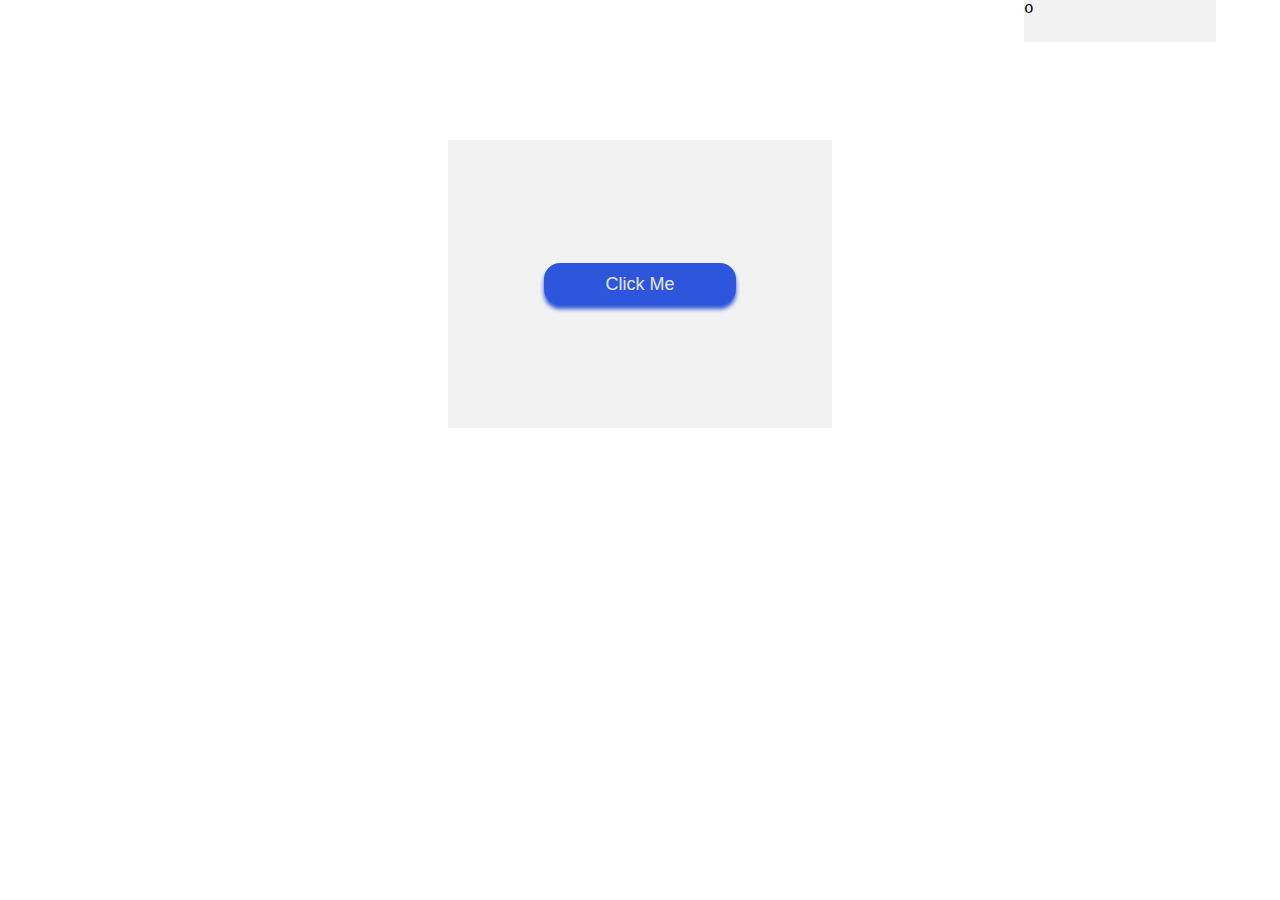
<file: buttonComponet/bouncy-3d-button/index.html>
<!DOCTYPE html>
<html lang="en">

<head>
    <meta charset="UTF-8">
    <meta name="viewport" content="width=device-width, initial-scale=1.0">
    <link rel="stylesheet" href="index.css">
    <title>Bouncy Button</title>
</head>

<body>
    <section class="top-main">
        <div class="theme">
            <div class="switch">o</div>
        </div>
    </section>
    
    <section class="btn-section">
        <div class="container-button">
            <button class="btn">Click Me</button>
        </div>

    </section>
</body>
<script src="index.js"></script>
</html>
</file>
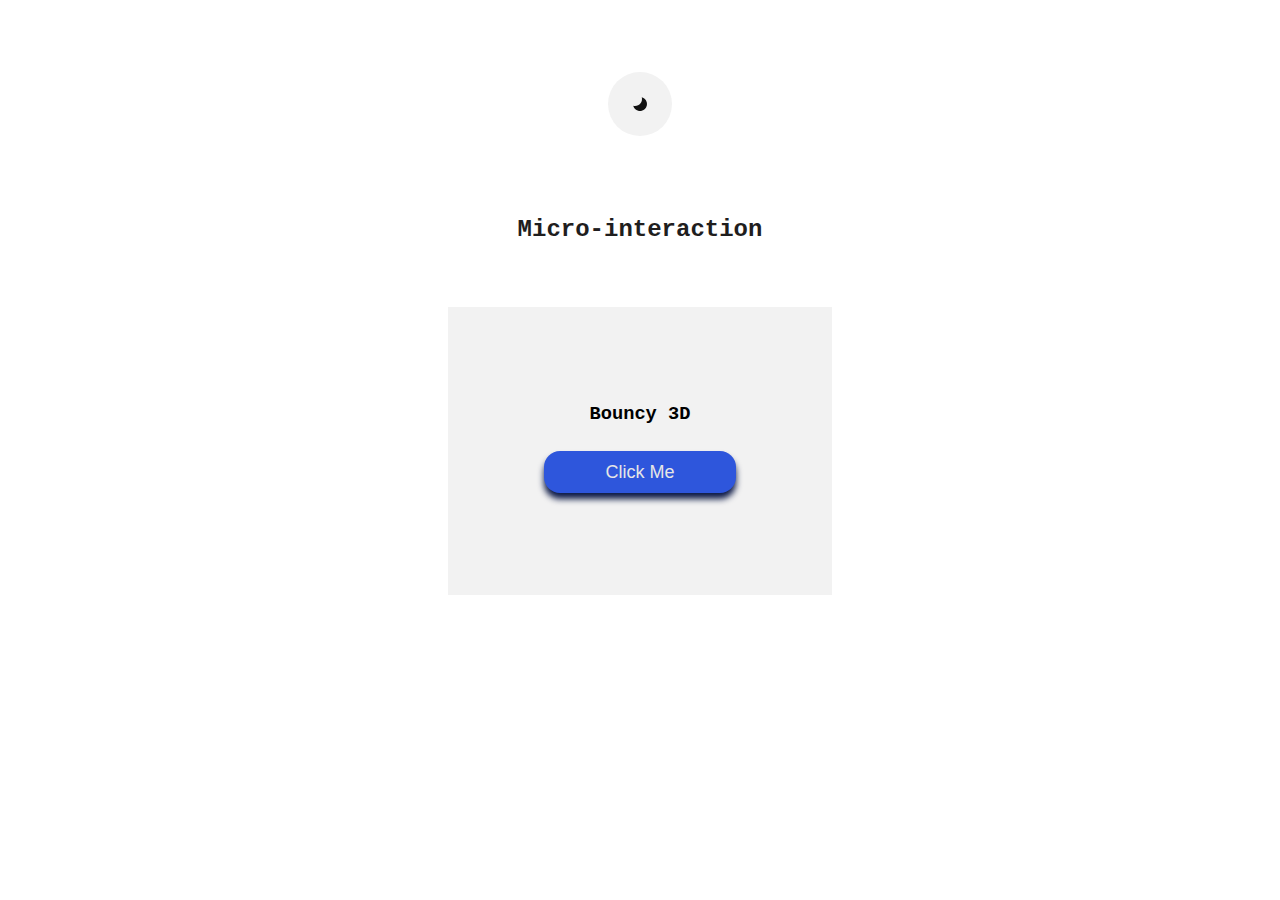
<file: micro-interactions/bouncy-3d-button/index.html>
<!DOCTYPE html>
<html lang="en">

<head>
    <meta charset="UTF-8">
    <meta name="viewport" content="width=device-width, initial-scale=1.0">
    <link rel="stylesheet" href="index.css">
    <title>Bouncy Button</title>
</head>

<body>
    <section class="top-main">
        <button class="btn-theme container">
            <img src="./asset/garden_moon-fill-16.svg" alt="">
        </button>
    </section>

    <section class="top-main">
        <h2>Micro-interaction</h2>
    </section>


    <section class="btn-section container">
        <h3>Bouncy 3D</h3>
        <div class=" container-button">
        <button id="btn" class="btn-hover btn">Click Me</button>
        </div>

    </section>
</body>
<script src="index.js"></script>

</html>
</file>
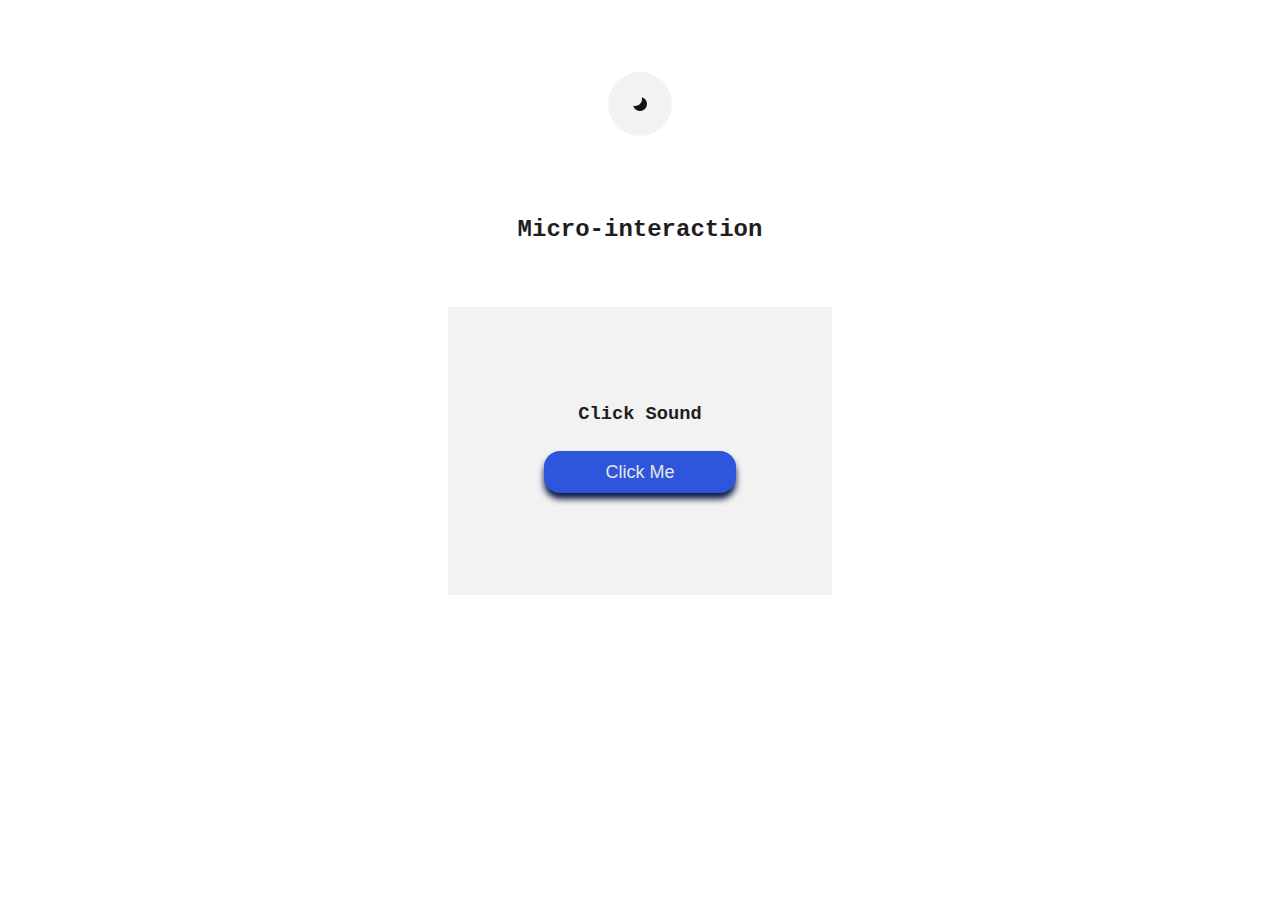
<file: micro-interactions/Button/02-click-sound-button/index.html>
<!DOCTYPE html>
<html lang="en">

<head>
    <meta charset="UTF-8">
    <meta name="viewport" content="width=device-width, initial-scale=1.0">
    <link rel="stylesheet" href="index.css">
    <title>Sound Button</title>
</head>

<body>
    <section class="top-main">
        <button class="btn-theme container">
            <img src="./asset/garden_moon-fill-16.svg" alt="">
        </button>
    </section>

    <section class="top-main">
        <h2>Micro-interaction</h2>
    </section>


    <section class="btn-section container">
        <h3>Click Sound</h3>
        <div class=" container-button">
        <button id="btn" class="btn-hover btn">Click Me</button>
        </div>

    </section>
</body>
<script src="index.js"></script>

</html>
</file>
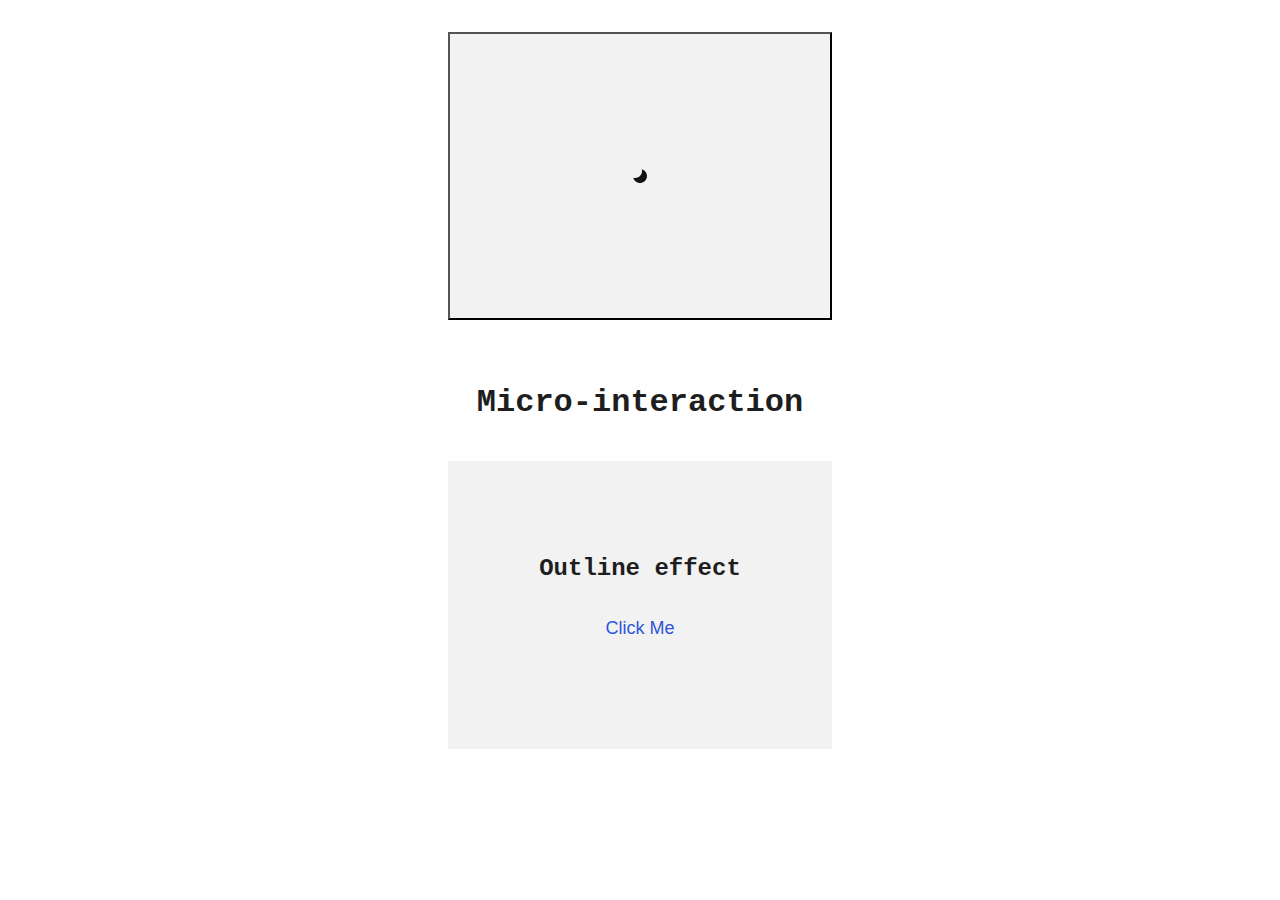
<file: micro-interactions/Button/03-border-animate-button/index.html>
<!DOCTYPE html>
<html lang="en">

<head>
    <meta charset="UTF-8">
    <meta name="viewport" content="width=device-width, initial-scale=1.0">
    <link rel="stylesheet" href="index.css">
    <title>Outline effect </title>
</head>

<body>
    <section class="top-main">
        <button class="btn-theme container">
            <img src="./asset/garden_moon-fill-16.svg" alt="">
        </button>
    </section>

    <section class="top-main">
        <h2>Micro-interaction</h2>
    </section>


    <section class="btn-section container">
        <h3>Outline effect</h3>
        <div class=" container-button">
        <button id="btn" class="btn-hover btn">Click Me</button>
        </div>

    </section>
</body>
<script src="index.js"></script>

</html>
</file>
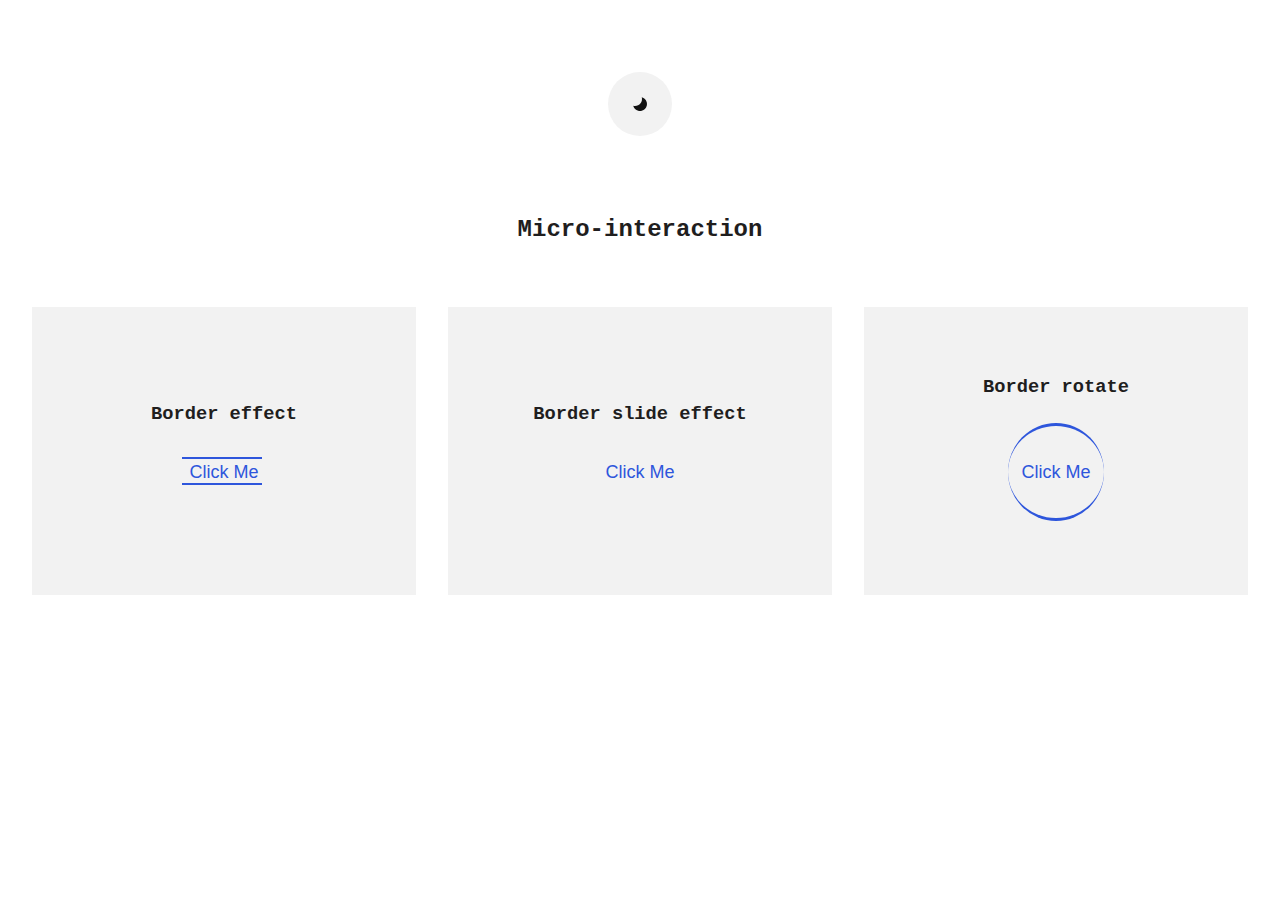
<file: micro-interactions/Button/04-button-hover-with-psedudoElemtents/index.html>
<!DOCTYPE html>
<html lang="en">

<head>
    <meta charset="UTF-8">
    <meta name="viewport" content="width=device-width, initial-scale=1.0">
    <link rel="stylesheet" href="index.css">
    <title>Border Animation </title>
</head>

<body>
    <section class="top-main">
        <button class="btn-theme container">
            <img src="./asset/garden_moon-fill-16.svg" alt="">
        </button>
    </section>

    <section class="top-main">
        <h2>Micro-interaction</h2>
    </section>

    <section>
        <div class="btn-section container">
            <h3>Border effect</h3>
            <div class=" container-button">
                <button id="btn" class="btn btn-border">Click Me</button>
            </div>
            
       </div>
        <div class="btn-section container">
            <h3>Border slide effect</h3>
            <div class=" container-button">
                <button id="btn" class="btn btn-slide">Click Me</button>
            </div>
        </div>
        <div class="btn-section container">
            <h3>Border rotate</h3>
            <div class=" container-button">
                <button id="btn" class="btn btn-rotate">Click Me</button>
            </div>
            
        </div>
    </section>

</body>
<script src="index.js"></script>

</html>
</file>
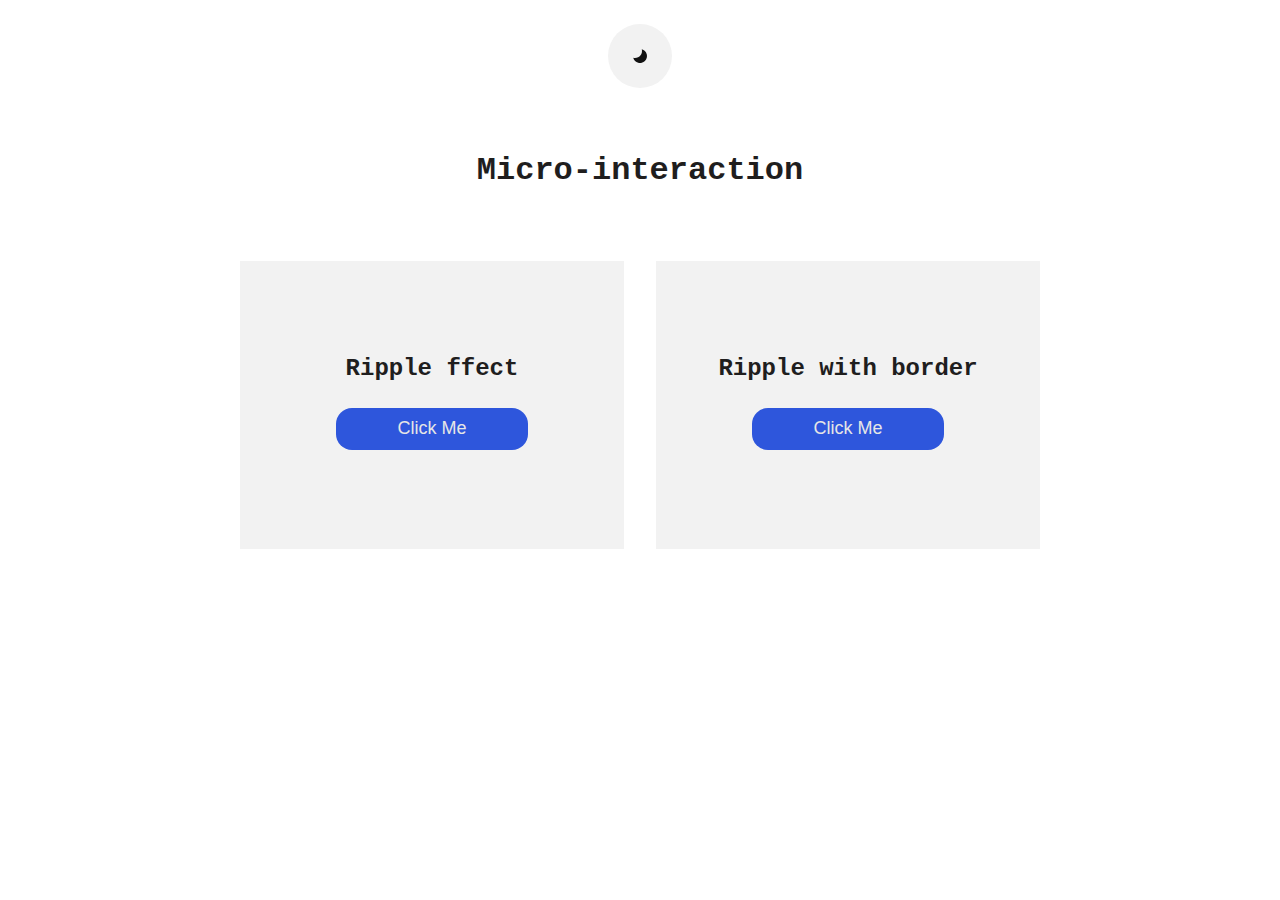
<file: micro-interactions/Button/05-button-effect-with-pseudoElement/index.html>
<!DOCTYPE html>
<html lang="en">

<head>
    <meta charset="UTF-8">
    <meta name="viewport" content="width=device-width, initial-scale=1.0">
    <link rel="stylesheet" href="index.css">
    <title>Border Animation </title>
</head>

<body>
    <!-- dark mode -->
    <section class="toggle">
        <button class="btn-theme container">
            <img src="./asset/garden_moon-fill-16.svg" alt="">
        </button>
    </section>

    <section class="top-main">
        <h2>Micro-interaction</h2>
    </section>

    <section>
        <div class="btn-section container">
            <h3>Ripple ffect</h3>
            <div class=" container-button">
            <button  class=" btnId btn btn-span">Click Me</button>
            </div>
       </div>

       <div class="btn-section container">
            <h3>Ripple with border</h3>
            <div class=" container-button">
            <button class="btn btn-span-border">Click Me</button>
            </div>
       </div>

    </section>

</body>
<script src="index.js"></script>

</html>
</file>
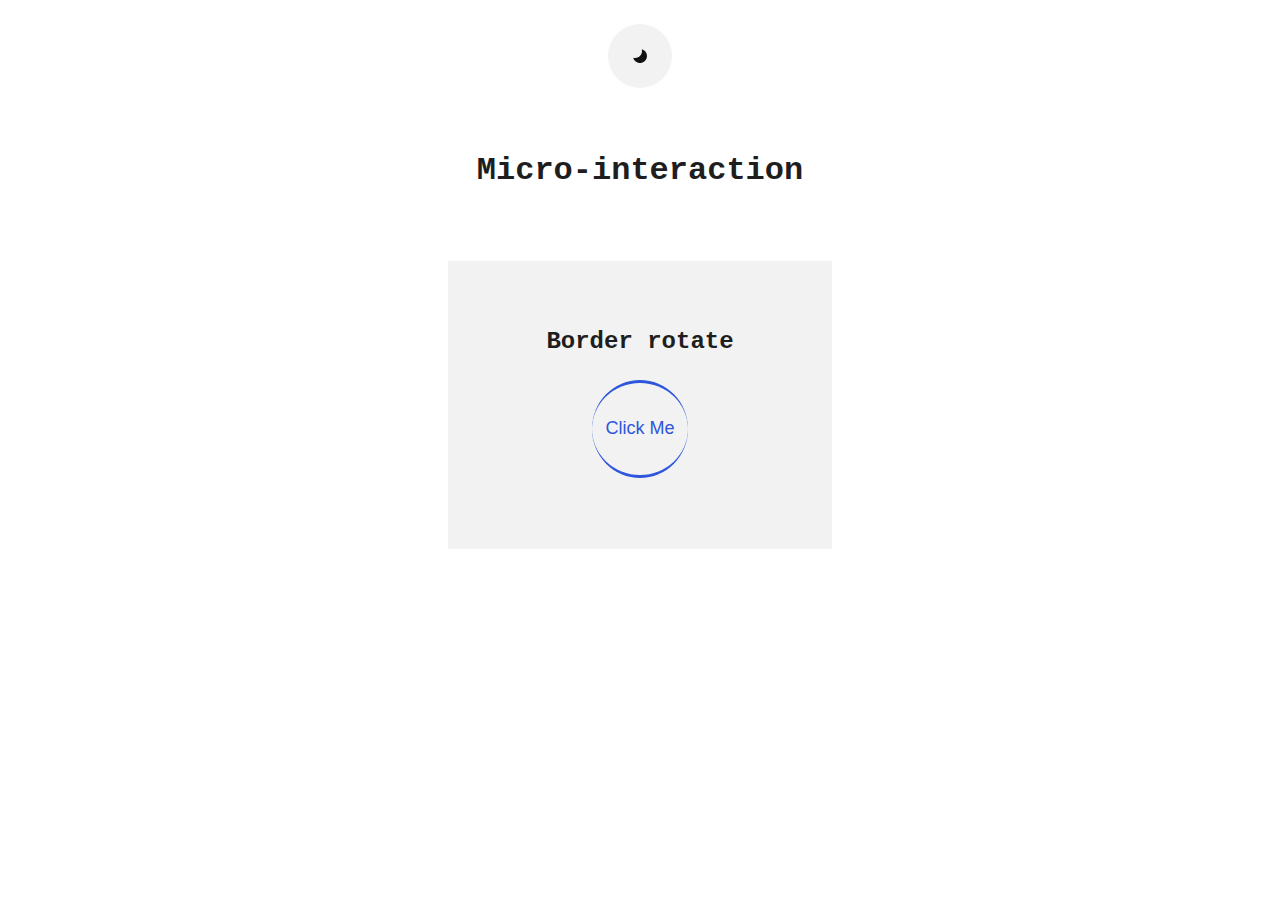
<file: micro-interactions/Button/06-roundBorder-animated-button/index.html>
<!DOCTYPE html>
<html lang="en">

<head>
    <meta charset="UTF-8">
    <meta name="viewport" content="width=device-width, initial-scale=1.0">
    <link rel="stylesheet" href="index.css">
    <title>Border Animation </title>
</head>

<body>
    <!-- dark mode -->
    <section class="toggle">
        <button class="btn-theme container">
            <img src="./asset/garden_moon-fill-16.svg" alt="">
        </button>
    </section>

    <section class="top-main">
        <h2>Micro-interaction</h2>
    </section>

    <section>
        <div class="btn-section container">
            <h3>Border rotate</h3>
            <div class=" container-button">
                <button id="btn" class="btn btn-rotate">Click Me</button>
            </div>
            
        </div>
    </section>

</body>
<script src="index.js"></script>

</html>
</file>
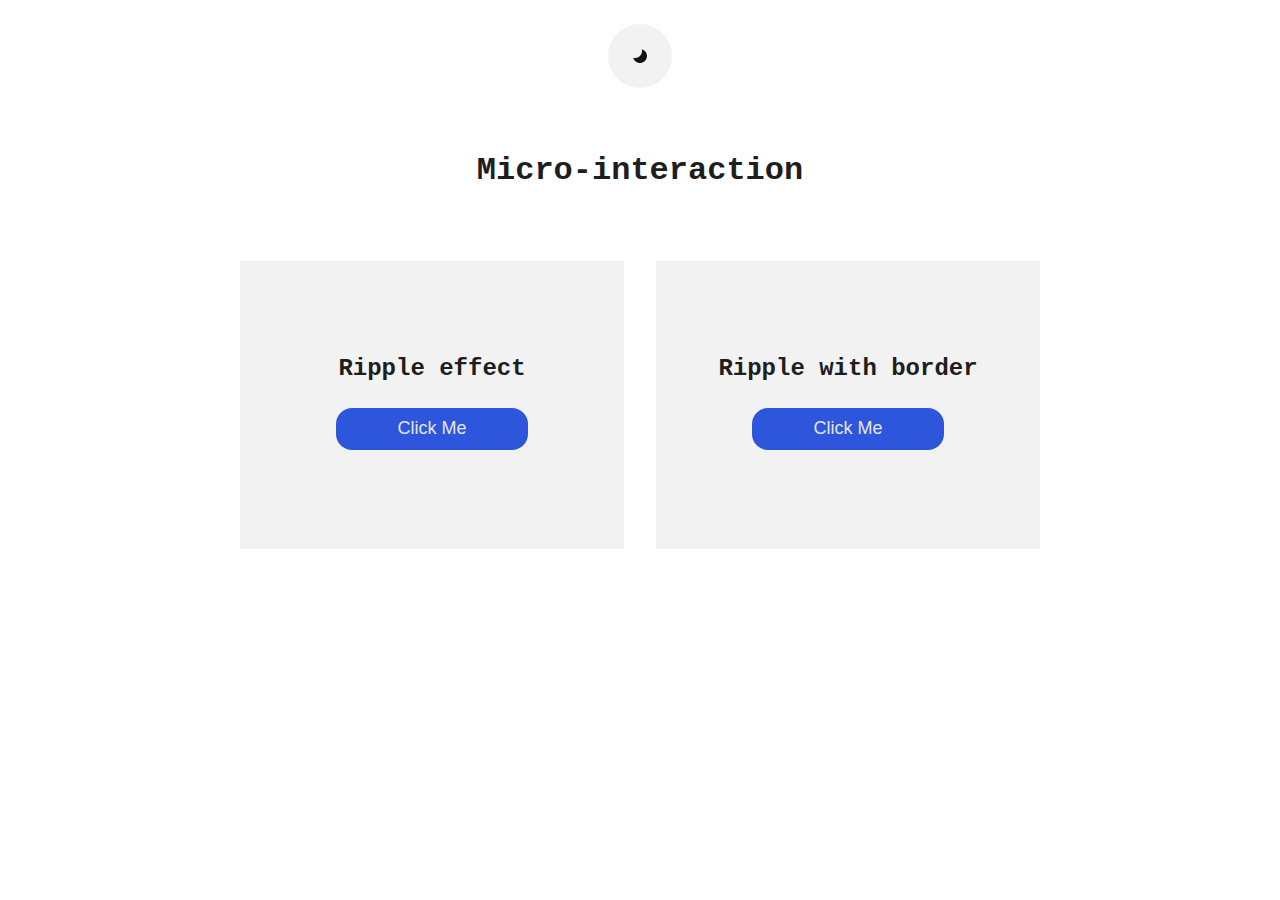
<file: micro-interactions/Button/07-Ripple-button/index.html>
<!DOCTYPE html>
<html lang="en">

<head>
    <meta charset="UTF-8">
    <meta name="viewport" content="width=device-width, initial-scale=1.0">
    <link rel="stylesheet" href="index.css">
    <title>Ripple Animation </title>
</head>

<body>
    <!-- dark mode -->
    <section class="toggle">
        <button class="btn-theme btn-span-border container">
            <img src="./asset/garden_moon-fill-16.svg" alt="">
        </button>
    </section>

    <section class="top-main">
        <h2>Micro-interaction</h2>
    </section>

    <section>
        <div class="btn-section container">
            <h3>Ripple effect</h3>
            <div class=" container-button">
            <button  class=" btnId btn btn-span">Click Me</button>
            </div>
       </div>

       <div class="btn-section container">
            <h3>Ripple with border</h3>
            <div class=" container-button">
            <button class="btn btn-span-border">Click Me</button>
            </div>
       </div>

    </section>

</body>
<script src="index.js"></script>

</html>
</file>
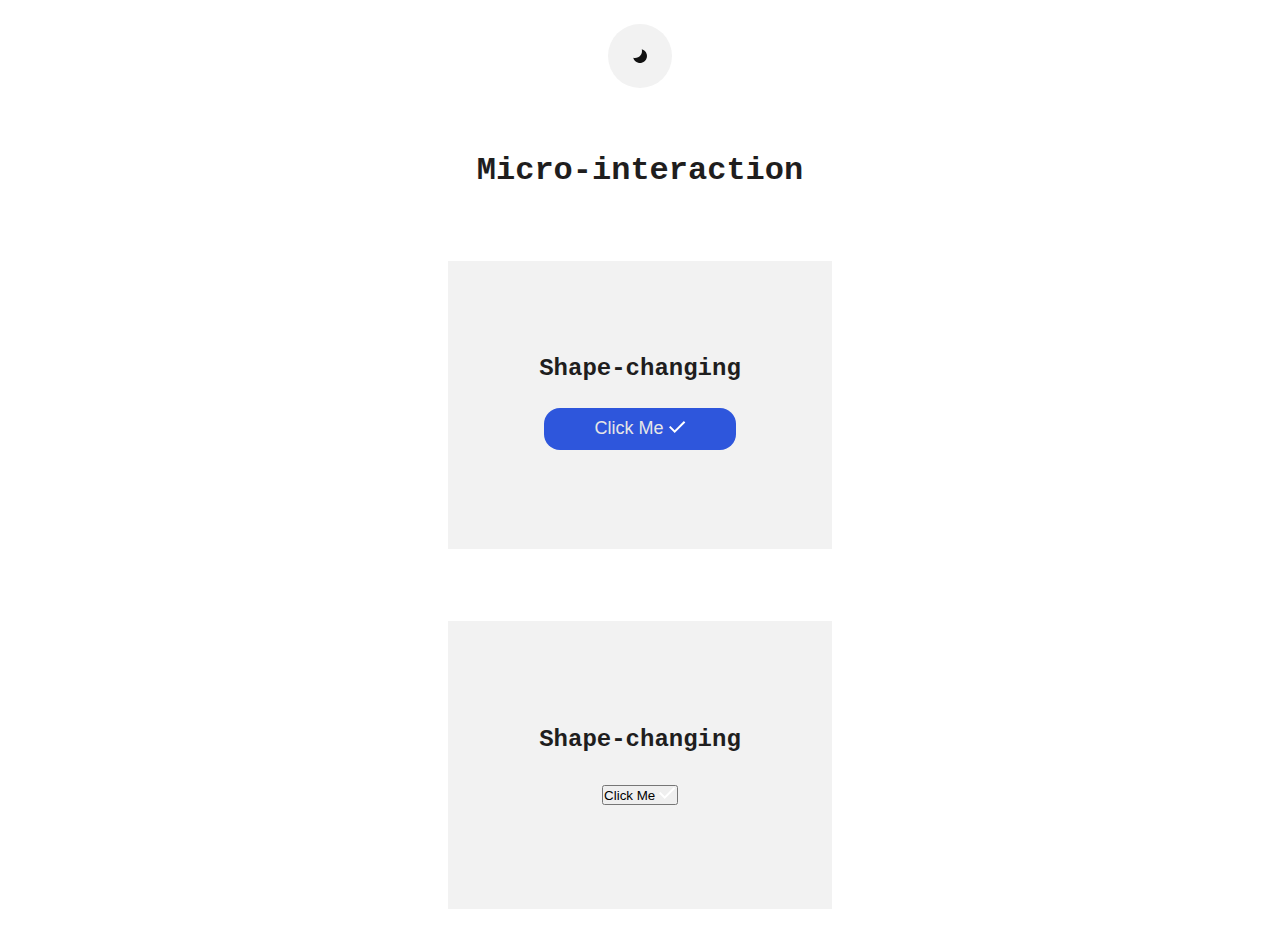
<file: micro-interactions/Button/08-Shape-changing-button/index.html>
<!DOCTYPE html>
<html lang="en">

<head>
    <meta charset="UTF-8">
    <meta name="viewport" content="width=device-width, initial-scale=1.0">
    <link rel="stylesheet" href="index.css">
    <title>Shape-changing Animation </title>
</head>

<body>
    <!-- dark mode -->
    <section class="toggle">
        <button class="btn-theme container">
            <img src="./asset/garden_moon-fill-16.svg" alt="">
        </button>
    </section>

    <section class="top-main">
        <h2>Micro-interaction</h2>
    </section>

    <section>
        <div class="btn-section container">
            <h3>Shape-changing</h3>
            <div class=" container-button">
            <button  class="btn ">Click Me
            <img src="./asset/check.svg" class="check">
            </button>
            </div>
       </div>
    </section>
    
    <section>
        <div class="btn-section container">
            <h3>Shape-changing</h3>
            <div class=" container-button">
            <button  class="btn2 ">Click Me
            <img src="./asset/check.svg" class="check">
            </button>
            </div>
       </div>
    </section>

</body>
<script src="index.js"></script>

</html>
</file>
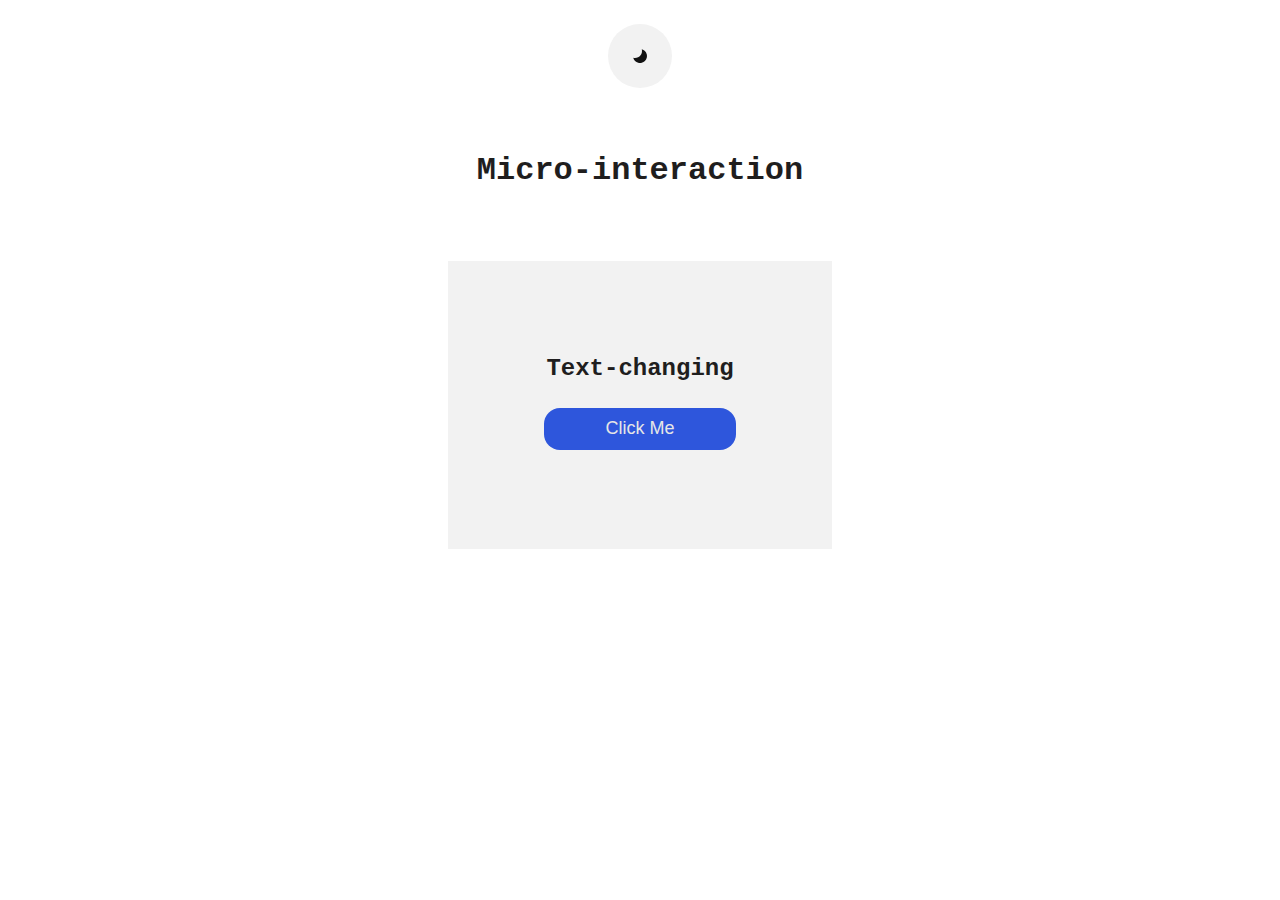
<file: micro-interactions/Button/09-Text-changing-button/index.html>
<!DOCTYPE html>
<html lang="en">

<head>
    <meta charset="UTF-8">
    <meta name="viewport" content="width=device-width, initial-scale=1.0">
    <link rel="stylesheet" href="index.css">
    <title>Text Animation </title>
</head>

<body>
    <!-- dark mode -->
    <section class="toggle">
        <button class="btn-theme container">
            <img src="./asset/garden_moon-fill-16.svg" alt="">
        </button>
    </section>

    <section class="top-main">
        <h2>Micro-interaction</h2>
    </section>

    <section>
        <div class="btn-section container">
            <h3>Text-changing</h3>
            <div class=" container-button">
            <button  class="btn">
                Click Me
            </button>
            </div>
       </div>
    </section>
    

</body>
<script src="index.js"></script>

</html>
</file>
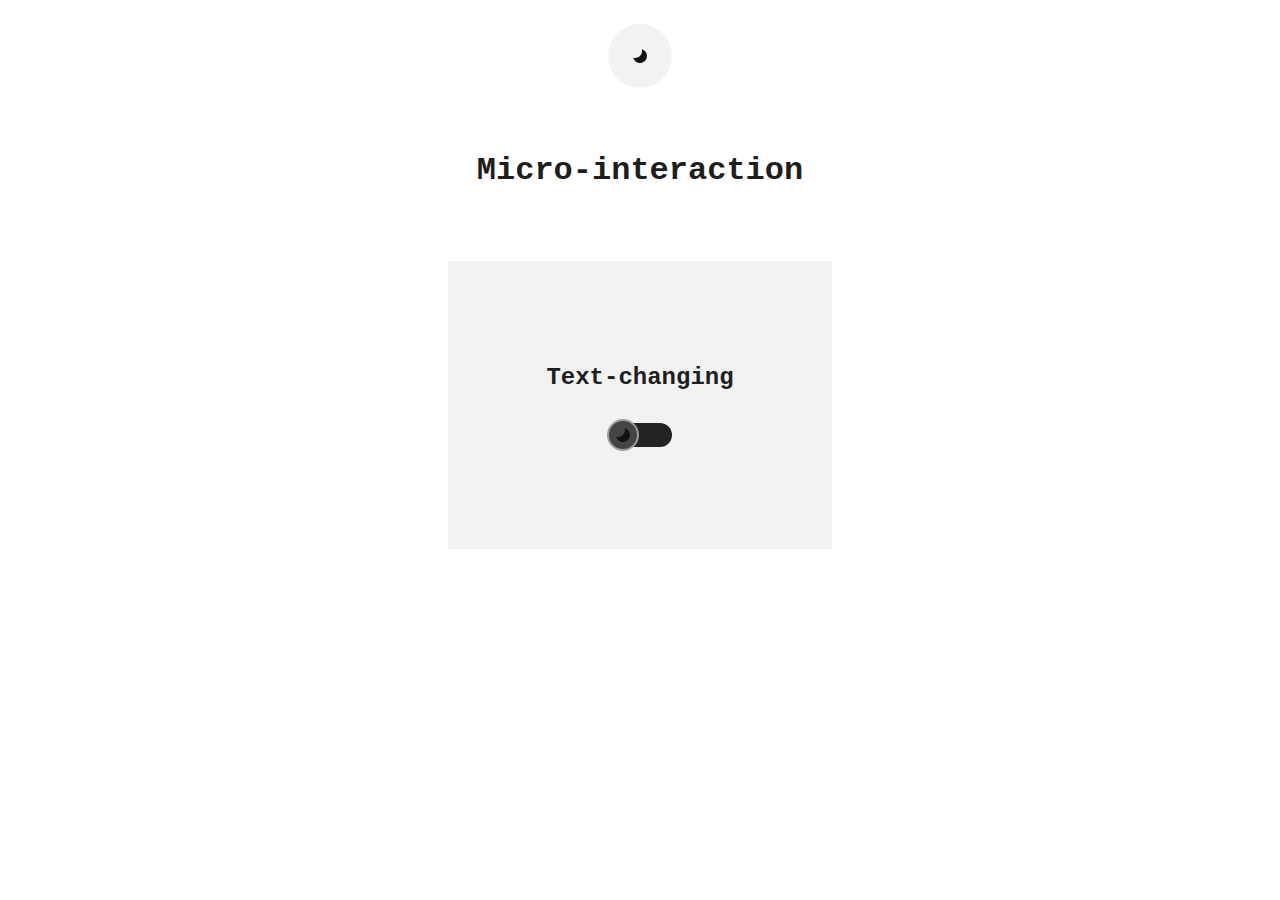
<file: micro-interactions/Button/10-icong-changing-button/index.html>
<!DOCTYPE html>
<html lang="en">

<head>
    <meta charset="UTF-8">
    <meta name="viewport" content="width=device-width, initial-scale=1.0">
    <link rel="stylesheet" href="index.css">
    <title>Border Animation </title>
</head>

<body>
    <!-- dark mode -->
    <section class="toggle">
        <button class="btn-theme container">
            <img src="./asset/garden_moon-fill-16.svg" alt="">
        </button>
    </section>

    <section class="top-main">
        <h2>Micro-interaction</h2>
    </section>

    <section>
        <div class="btn-section container">
            <h3>Text-changing</h3>
            <div class="container-button">
                <div class="toggle-icon">
                    <div class="icon">
                        <img src="./asset/garden_moon-fill-16.svg" alt="">
                    </div>
                </div>
            </div>
       </div>
    </section>
    

</body>
<script src="index.js"></script>

</html>
</file>
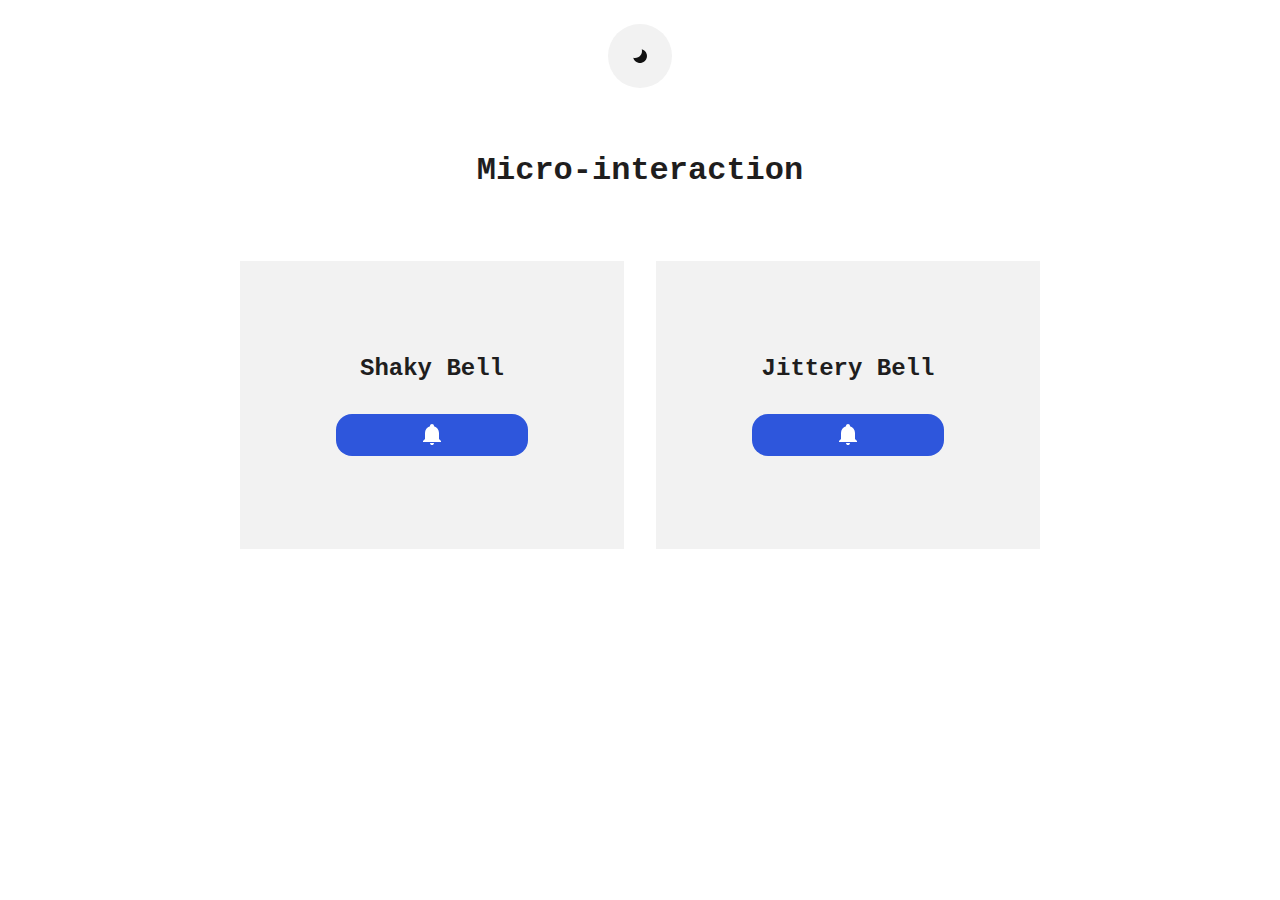
<file: micro-interactions/Button/11-Shaky-icon-button/index.html>
<!DOCTYPE html>
<html lang="en">

<head>
    <meta charset="UTF-8">
    <meta name="viewport" content="width=device-width, initial-scale=1.0">
    <link rel="stylesheet" href="index.css">
    <title>bell icon Animation </title>
</head>

<body>
    <!-- dark mode -->
    <section class="toggle">
        <button class="btn-theme container">
            <img src="./asset/moon.svg" class="toggle-icon" alt="">
        </button>
    </section>

    <section class="top-main">
        <h2>Micro-interaction</h2>
    </section>

    <section>
        <div class="btn-section container">
            <h3>Shaky Bell</h3>
            <div class="container-button">
                <div class=".btn-section">
                    <div class="btn btn-bell ">
                        <img src="./asset/bell.svg" class="icon-shaky" alt="">
                    </div>
                </div>
                
            </div>
        </div>
        <div class="btn-section container">
            <h3>Jittery Bell</h3>
            <div class="container-button">
                <div class=".btn-section">
                    <div class="btn btn-bell btn-jittery">
                        <img src="./asset/bell.svg" class="icon-shaky" alt="">
                    </div>
                </div>

            </div>
        </div>
    </section> 


</body>
<script src="index.js"></script>

</html>
</file>
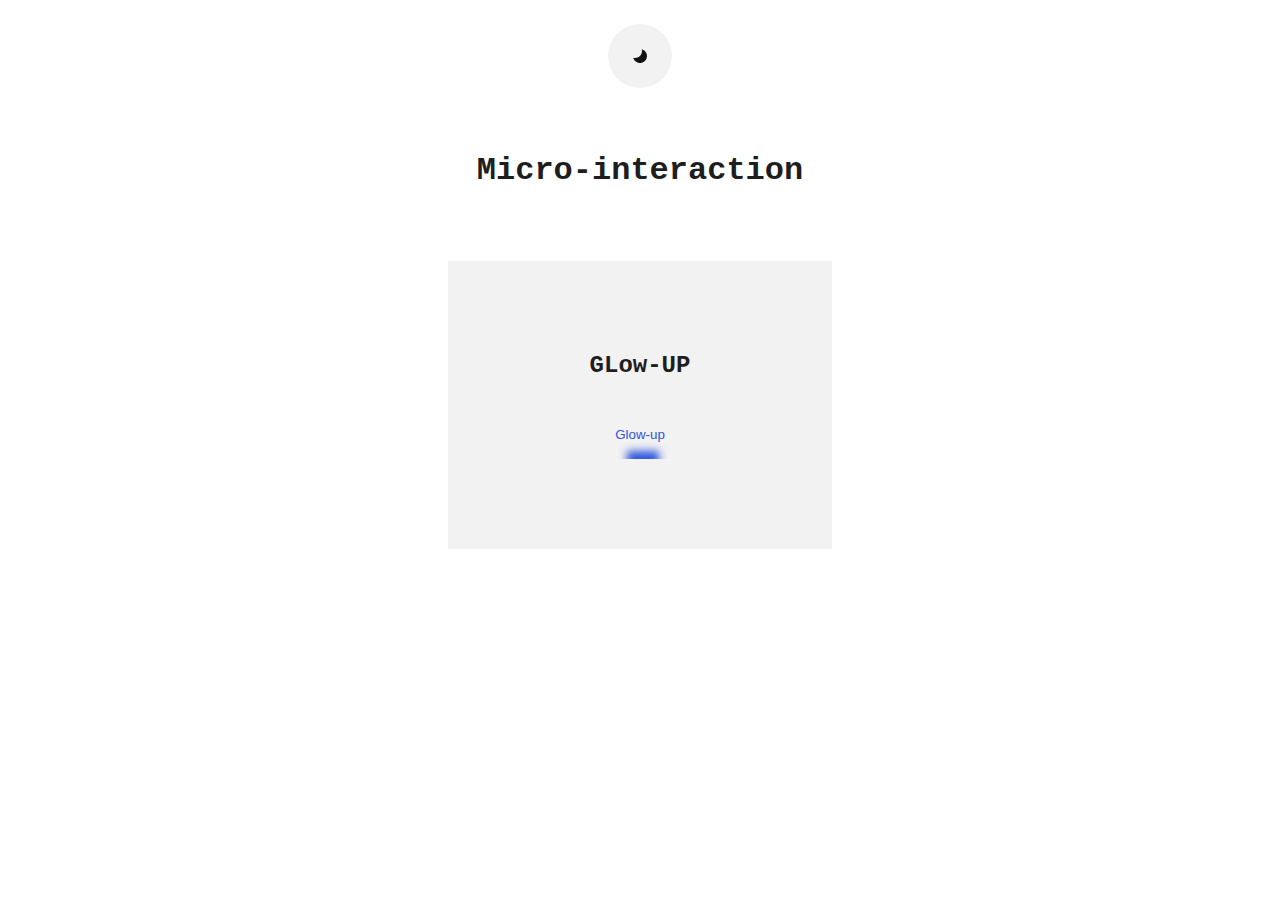
<file: micro-interactions/Button/13-glowUp-button/index.html>
<!DOCTYPE html>
<html lang="en">

<head>
    <meta charset="UTF-8">
    <meta name="viewport" content="width=device-width, initial-scale=1.0">
    <link rel="stylesheet" href="index.css">
    <title>Glowing Button</title>
</head>

<body>
    <!-- dark mode -->
    <section class="toggle">
        <button class="btn-theme container">
            <img src="./asset/moon.svg" alt="">
        </button>
    </section>

    <section class="top-main">
        <h2>Micro-interaction</h2>
    </section>

    <section>
        <div class="btn-section container">
            <h3>GLow-UP</h3>
            <div class="container-button">
                <button class="btn glow">
                   <span class="btn-text">Glow-up</span>
                </button>
            </div>
        </div>
    </section>


</body>
<script src="index.js"></script>

</html>
</file>
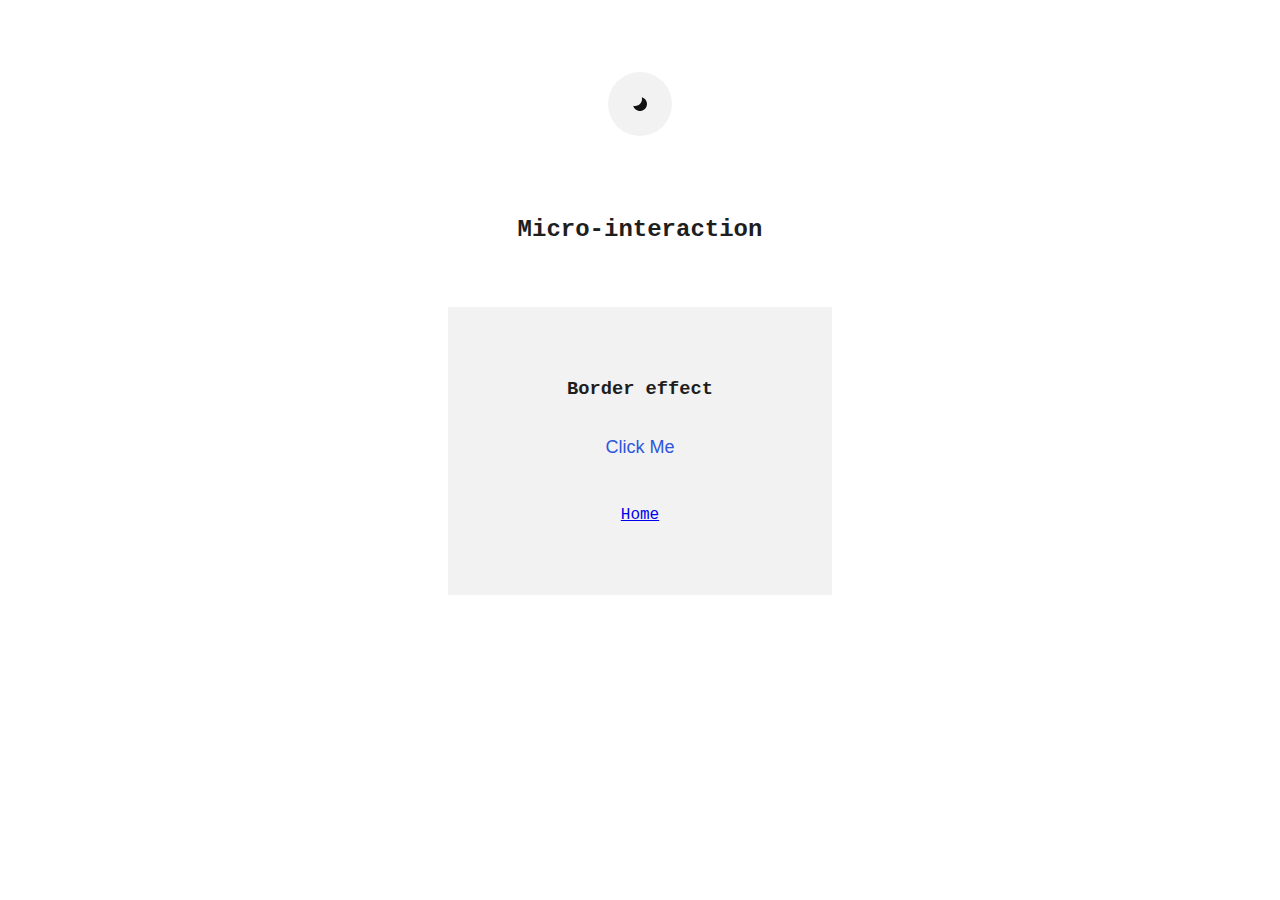
<file: micro-interactions/Button/04-button-hover-with-psedudoElemtents/rotate.html>
<!DOCTYPE html>
<html lang="en">

<head>
    <meta charset="UTF-8">
    <meta name="viewport" content="width=device-width, initial-scale=1.0">
    <link rel="stylesheet" href="index.css">
    <link rel="stylesheet" href="">
    <title>Rotate Animation </title>
</head>

<body>
    <section class="top-main">
        <button class="btn-theme container">
            <img src="./asset/garden_moon-fill-16.svg" alt="">
        </button>
    </section>

    <section class="top-main">
        <h2>Micro-interaction</h2>
    </section>


    <section class="btn-section container">
        <h3>Border effect</h3>
        <div class=" container-button">
            <button id="btn" class="btn-hover btn">Click Me</button>
        </div>
        <a href="index.html">Home</a>

    </section>
</body>
<script src="index.js"></script>

</html>
</file>
<file: buttonComponet/bouncy-3d-button/index.css>
*{
    padding: 0;
    margin: 0;
    box-sizing: border-box;
}

:root{
    --color-bg: hsl(0, 0%, 100);
    --color-container:hsl(0, 0%, 95%);
    --color-surface: hsl(226, 71%, 52%);
    --color-text: hsl(0, 0%, 90%);
}

body{
    font-family: 'Courier New', Courier, monospace;
    background-color: var(--color-bg);
    height: 100vh;
    align-items: center;
}
body .btn-section{
    display: flex;
    align-items: center;
    justify-content: center;
    margin-top: 98px;
}

body .container-button {
    width: calc(1rem * 24);
    height: calc(1rem * 18);
    background-color: var(--color-container);
    display: flex;
    align-items: center;
    justify-content: center;
}

.container-button .btn{
    border: none;
    border-radius: 16px;
    padding: calc(8px * 3), 8px;
    width: calc(8px * 24);
    height: 42px;
    background: var(--color-surface);
    color: var(--color-text);
    font-size: large;
    box-shadow: 0px 4px 4px var(--color-surface)
}

.switch{
    background-color: var(--color-);
    width: calc(8px * 24);
    height: 42px;
}

.top-main{
    display: flex;
    justify-content: end;
    padding: 24;
}
.top-main .theme{
   
    padding: calc(8px * 3), 8px;
    width: calc(8px * 24);
    height: 42px;
    background: var(--color-container);
    margin-right: 64px;

}
</file>
<file: micro-interactions/bouncy-3d-button/index.css>
*{
    padding: 0;
    margin: 0;
    box-sizing: border-box;
    transition: all 0.4s linear ;
}

:root{
    --color-bg: hsl(0, 0%, 100);
    --color-container:hsl(0, 0%, 95%);
    --color-surface: hsl(226, 71%, 52%);
    --color-text: hsl(0, 2%, 12%);
    --clr-brd: hsl(226, 71%, 8%);
    --clr-shd: hsl(226, 71%, 16%);
    --color-txt-btn: hsl(0, 0%, 90%);
}
body{
    font-family: 'Courier New', Courier, monospace;
    background-color: var(--color-bg);
    height: 100vh;
    display: flex;
    flex-direction: column;
    align-items: center;
}
.btn-section{
    display: flex;
    flex-direction: column;
    gap: 32px;
    align-items: center;
    justify-content: center;
    margin-top: 8px;
}

.container{
    width: calc(1rem * 24);
    height: calc(1rem * 18);
    background-color: var(--color-container);
    display: flex;
    align-items: center;
    justify-content: center;
}

.container-button .btn{
    border: none;
    border-radius: 16px;
    padding: calc(8px * 3)px;
    width: calc(8px * 24);
    height: 42px;
    background: var(--color-surface);
    color: var(--color-txt-btn);
    font-size: large;
    box-shadow: 0px 6px 6px var(--clr-shd);
    cursor: pointer;
    transform: translateY(-6px);
    transition: translateY .2s ease-in ;
    
}

 .btn:active{
    transform: translateY(0px);
    border: 1px var(--clr-brd);
    box-shadow: 0px 1px 4px var(--clr-shd);
    cursor: pointer;

}


/*========toggle theme======*/


.switch{
    background-color: var(--color-);
    width: calc(8px * 24);
    height: 42px;
}

.top-main{
    display: flex;
    justify-content: center;
    padding: 24px;
    margin-bottom: 32px;
}

.top-main .btn-theme{
    margin-top: 48px;
    border: none;
    border-radius: 100px;
    outline: none;
    cursor: pointer;
    width: 64px;
   height: 64px;
    
} 
section h2{
    color: var(--color-text);
}
</file>
<file: micro-interactions/Button/02-click-sound-button/index.css>
*{
    padding: 0;
    margin: 0;
    box-sizing: border-box;
    transition: all 0.4s linear ;
}

:root{
    --color-bg: hsl(0, 0%, 100);
    --color-container:hsl(0, 0%, 95%);
    --color-surface: hsl(226, 71%, 52%);
    --color-text: hsl(0, 2%, 12%);
    --clr-brd: hsl(226, 71%, 8%);
    --clr-shd: hsl(226, 71%, 16%);
    --color-txt-btn: hsl(0, 0%, 90%);
}
body{
    font-family: 'Courier New', Courier, monospace;
    background-color: var(--color-bg);
    height: 100vh;
    display: flex;
    flex-direction: column;
    align-items: center;
}
.btn-section{
    display: flex;
    flex-direction: column;
    gap: 32px;
    align-items: center;
    justify-content: center;
    margin-top: 8px;
}

.container{
    width: calc(1rem * 24);
    height: calc(1rem * 18);
    background-color: var(--color-container);
    display: flex;
    align-items: center;
    justify-content: center;
}

/*========Button style ======*/
.container-button .btn{
    border: none;
    border-radius: 16px;
    padding: calc(8px * 3)px;
    width: calc(8px * 24);
    height: 42px;
    background: var(--color-surface);
    color: var(--color-txt-btn);
    font-size: large;
    box-shadow: 0px 6px 6px var(--clr-shd);
    cursor: pointer;
    transform: translateY(-6px);
    transition: translateY .2s ease-in ;  
}
.btn{
    transform: translateY(0px);
    border: 1px var(--clr-brd);
    box-shadow: 0px 1px 4px var(--clr-shd);
    cursor: pointer;
}
.btn:active {
    transform: translateY(0px);
    border: 1px var(--clr-brd);
    box-shadow: 0px 1px 4px var(--clr-shd);
    cursor: pointer;
}

/* .btn-active{
    transform: translateY(0px);
    border: 1px var(--clr-brd);
    box-shadow: 0px 1px 4px var(--clr-shd);
    cursor: pointer;
} */

/*========toggle theme ======*/
.switch{
    background-color: var(--color-);
    width: calc(8px * 24);
    height: 42px;
}

.top-main{
    display: flex;
    justify-content: center;
    padding: 24px;
    margin-bottom: 32px;
}

.top-main .btn-theme{
    margin-top: 48px;
    border: none;
    border-radius: 100px;
    outline: none;
    cursor: pointer;
    width: 64px;
   height: 64px;
    
} 
section h2,h3{
    color: var(--color-text);
}
</file>
<file: micro-interactions/Button/04-button-hover-with-psedudoElemtents/index.css>
*, ::before, ::after{
    padding: 0;
    margin: 0;
    box-sizing: border-box;
    transition: all 0.4s linear ;
}


:root{
    --color-bg: hsl(0, 0%, 100);
    --color-container:hsl(0, 0%, 95%);
    --color-surface: hsl(226, 71%, 52%);
    --color-text: hsl(0, 2%, 12%);
    --clr-brd:hsl(226, 71%, 52%);
    --clr-shd: hsl(226, 71%, 16%);
    --color-txt-btn: hsl(0, 0%, 90%);
    /* --color-accent-btn:  */
}
body{
    font-family: 'Courier New', Courier, monospace;
    background-color: var(--color-bg);
    height: 100vh;
    display: flex;
    flex-direction: column;
    align-items: center;
}

body .container{
    width: calc(1rem * 24);
    height: calc(1rem * 18);
    background-color: var(--color-container);
    display: flex;
    align-items: center;
    justify-content: center;
}

section h2,h3{
    color: var(--color-text);
}
 
section{
    display: flex;
    flex-wrap: wrap;
    gap: 32px;
    justify-content: center;
    align-items: center;
}



/*========toggle theme ======*/

.top-main{
    display: flex;
    justify-content: center;
    padding: 24px;
    margin-bottom: 32px;
}

.top-main .btn-theme{
    margin-top: 48px;
    border: none;
    border-radius: 100px;
    outline: none;
    cursor: pointer;
    width: 64px;
   height: 64px;
    
} 


/*========Button style ======*/
.btn-section{
    display: flex;
    flex-direction: column;
    gap: 32px;
    align-items: center;
    justify-content: center;
    margin-top: 8px;
}
.container-button .btn{
    border: none;
    border-radius: 16px;
    padding: calc(8px * 3)px;
    width: calc(8px * 24);
    height: 42px;
    background: transparent;
    color: var(--color-surface);
    font-size: large;
    cursor: pointer;
    transform: translateY(-6px);
    transition: translateY .2s ease-in ;  
}
.btn{
    border: 1px solid var(--clr-brd);
    transform: translateY(0px);
    position: relative;
    cursor: pointer;
}

/* 
    /LOGIC
 *- create button Ui
 *- use before and  after pseduo element to creat top
    and bottom border useing position, inset propert to place them
 *- animate both psedou element when hover to reduce width to 0.
 *- NB: 1 this can be reverse by using keyframe
        2 also do logic when hover widht will increase 0 > x
        remember to comment 1st logic and uncomment 2nd
        3 or modefy the class and use for other section

*/


.btn-border::before{
    content: " ";
    position: absolute;
    inset: 6px 54px;
    width: 80px;
    height: 1px;
    border: 1px solid var(--clr-brd);
    transition: inset 0.s;
}

.btn-border::after {
    content: " ";
    position: absolute;
    inset: 32px 54px;
    width: 80px;
    height: 1px;
    border: 1px solid var(--clr-brd);
    transition: inset 0.s;
}
.btn-border:hover::before {
    position:absolute;
    border: 0px;
    inset: 0px, -100px;
    width: 0px;
}

.btn-border:hover::after {
    position:absolute;
    border: 0px;
    inset: 0px, -100px;
    width: 0px;
}

/* ======increase width logic */
.btn-slide::after {
    content: " ";
    position: absolute;
    width: 0;
    inset: 32px 54px;
    height: 1px;
    transition: border 2.s ease-in;
    transition: inset 2.s;
}

.btn-slide:hover::after {
    position: absolute;
    border: 1px solid var(--clr-brd);
    inset: 6px, 56px;
    width: 80px
}


.btn-section .container-button .btn-rotate{
    width: 96px; 
    height: 96px;
    border-radius: 50%;
    /* border: 1px solid var(--color-surface); */
    position: relative;
}
.btn-rotate::before{
    content: " ";
    border-radius: 50%;
    border-top: 3px solid var(--color-surface);
    border-bottom: 3px solid var(--color-surface);
    position: absolute;
    inset: -1px 0px;
    transition: 500ms;
    animation: circle 2s linear  infinite;
    z-index: -1;
}
.btn-rotate:hover ::before{
    animation-play-state: paused;
}


@keyframes circle {
    0% {
        transform: translate(0deg);
    }
    100% {
        transform: rotate(360deg);
    }
}

.btn:active {
    transform: translateY(0px);
    border: 1px var(--clr-brd);
    box-shadow: 0px 1px 4px var(--clr-shd);
    cursor: pointer;
}
</file>
<file: micro-interactions/Button/03-border-animate-button/index.css>
/*======== Page Reset ========= */

*,
::before,
::after {
    padding: 0;
    margin: 0;
    box-sizing: border-box;
    transition: all 0.4s linear;
}

/*======== Variable & Style guide ========= */


:root {
    --color-bg: hsl(0, 0%, 100);
    --color-container: hsl(0, 0%, 95%);
    --color-surface: hsl(226, 71%, 52%);
    --color-text: hsl(0, 2%, 12%);
    --clr-brd: hsl(226, 71%, 52%);
    --clr-shd: hsl(226, 71%, 16%);
    --color-txt-btn: hsl(0, 0%, 90%);
    /* --color-accent-btn:  */
}



/*======== Global style ========= */

body {
    font-family: 'Courier New', Courier, monospace;
    background-color: var(--color-bg);
    height: 100vh;
    display: flex;
    flex-direction: column;
    align-items: center;
}

body .container {
    width: calc(1rem * 24);
    height: calc(1rem * 18);
    background-color: var(--color-container);
    display: flex;
    align-items: center;
    justify-content: center;
}

section h2,
h3 {
    color: var(--color-text);
}

h2 {
    font-size: clamp(2rem, 1VW, 2.5rem);
}

h3 {
    font-size: clamp(1.5rem, 1VW, 2rem);
}

section {
    display: flex;
    flex-wrap: wrap;
    gap: 32px;
    justify-content: center;
    align-items: center;
    padding: 32px;
}

section .top-main {
    margin: 8px 0px;
    height: 16px;
}



/*========toggle theme ======*/

.toggle {
    display: flex;
    justify-content: center;
    padding: 24px;
    margin-bottom: 8px;
}

.toggle .btn-theme {
    border: none;
    border-radius: 100px;
    outline: none;
    cursor: pointer;
    width: 64px;
    height: 64px;

}


/*========Button style ======*/

.btn-section {
    display: flex;
    flex-direction: column;
    gap: 32px;
    align-items: center;
    justify-content: center;
    margin-top: 8px;
}

.container-button .btn {
    border: none;
    border-radius: 16px;
    padding: calc(8px * 3)px;
    width: calc(8px * 24);
    height: 42px;
    background: transparent;
    color: var(--color-surface);
    font-size: large;
    cursor: pointer;
    transform: translateY(-6px);
    transition: translateY .2s ease-in;
}

.btn {
    border: 1px solid var(--clr-brd);
    transform: translateY(0px);
    position: relative;
    cursor: pointer;
}


/* ====== Border  ========= */

/* 
    /LOGIC
 *- create button Ui
 *- use before and  after pseduo element to creat top
    and bottom border useing position, inset propert to place them
 *- animate both psedou element when hover to reduce width to 0.
 *- NB: 1 this can be reverse by using keyframe
        2 also do logic when hover widht will increase 0 > x
        remember to comment 1st logic and uncomment 2nd
        3 or modefy the class and use for other section

*/


.btn-border::before {
    content: " ";
    position: absolute;
    inset: 6px 54px;
    width: 80px;
    height: 1px;
    border: 1px solid var(--clr-brd);
    transition: inset 0.s;
}

.btn-border::after {
    content: " ";
    position: absolute;
    inset: 32px 54px;
    width: 80px;
    height: 1px;
    border: 1px solid var(--clr-brd);
    transition: inset 0.s;
}

.btn-border:hover::before {
    position: absolute;
    border: 0px;
    inset: 0px, -100px;
    width: 0px;
}

.btn-border:hover::after {
    position: absolute;
    border: 0px;
    inset: 0px, -100px;
    width: 0px;
}



/* ====== Slide, increase width logic ========= */

/* 
    /LOGIC
 *- create button Ui
 *- use after pseduo element to creat  bottom border 
 *- using position, inset property to place it at a precite location
 *- Transition psedou element when hover to increase width.
 *- NB:
*/

.btn-slide::after {
    content: " ";
    position: absolute;
    width: 0;
    inset: 32px 54px;
    height: 1px;
    transition: border 2.s ease-in;
    transition: inset 2.s;
}

.btn-slide:hover::after {
    position: absolute;
    border: 1px solid var(--clr-brd);
    inset: 6px, 56px;
    width: 80px
}


.btn-section .container-button .btn-rotate {
    width: 96px;
    height: 96px;
    border-radius: 50%;
    /* border: 1px solid var(--color-surface); */
    position: relative;
}



/* ====== Border rotate logic ========= */

/* 
    /LOGIC
 *- create button Ui
 *- use before pseduo element to create  rounded border 
 *- using position, inset property to place it at a precite location
 *- Animate psedou element as page load to infinity.
 *- NB:
*/

.btn-rotate::before {
    content: " ";
    border-radius: 50%;
    border-top: 3px solid var(--color-surface);
    border-bottom: 3px solid var(--color-surface);
    position: absolute;
    inset: -1px 0px;
    transition: 500ms;
    animation: circle 2s linear infinite;
    z-index: -1;
}

.btn-rotate:hover ::before {
    animation-play-state: paused;
}


/*======== Animation ========= */

@keyframes circle {
    0% {
        transform: translate(0deg);
    }

    100% {
        transform: rotate(360deg);
    }
}

.btn:active {
    transform: translateY(0px);
    border: 1px var(--clr-brd);
    box-shadow: 0px 1px 4px var(--clr-shd);
    cursor: pointer;
}


/* ======= Responsiveness =========  */

@media screen and (max-width: 680px) {
    body {
        padding: 48px 0px;
        width: 100%;
    }

    body section {
        padding: 24px;
        margin: 32px 0px;
        width: 100%;
        display: block;
        text-align: center;
    }

    body section .container {
        padding: 24px;
        margin: 32px 0px;
        width: 100%;
    }
}
</file>
<file: micro-interactions/Button/05-button-effect-with-pseudoElement/index.css>
/*======== Page Reset ========= */

*, ::before, ::after{
    padding: 0;
    margin: 0;
    box-sizing: border-box;
    transition: all 0.4s linear ;
}

/*======== Variable & Style guide ========= */


:root{
    --color-bg: hsl(0, 0%, 100);
    --color-container:hsl(0, 0%, 95%);
    --color-surface: hsl(226, 71%, 52%);
    --color-text: hsl(0, 2%, 12%);
    --clr-brd:hsl(226, 71%, 52%);
    --clr-shd: hsl(226, 71%, 16%);
    --color-txt-btn: hsl(0, 0%, 90%);
    /* --color-accent-btn:  */
}



/*======== Global style ========= */

body{
    font-family: 'Courier New', Courier, monospace;
    background-color: var(--color-bg);
    height: 100vh;
    display: flex;
    flex-direction: column;
    align-items: center;
}

body .container{
    width: calc(1rem * 24);
    height: calc(1rem * 18);
    background-color: var(--color-container);
    display: flex;
    align-items: center;
    justify-content: center;
}

section h2,h3{
    color: var(--color-text);
}

h2{
    font-size: clamp(2rem, 1VW, 2.5rem);
}

h3 {
    font-size: clamp(1.5rem, 1VW, 2rem);
}
section{
    display: flex;
    flex-wrap: wrap;
    gap: 32px;
    justify-content: center;
    align-items: center;
    padding: 32px;
}

section .top-main{
    margin: 8px 0px;
    height: 16px;
}



/*========toggle theme ======*/

.toggle{
    display: flex;
    justify-content: center;
    padding: 24px;
    margin-bottom: 8px;
}

.toggle .btn-theme{
    border: none;
    border-radius: 100px;
    outline: none;
    cursor: pointer;
    width: 64px;
   height: 64px;
    
} 


/*========Button style ======*/

.btn-section{
    display: flex;
    flex-direction: column;
    gap: 32px;
    align-items: center;
    justify-content: center;
    margin-top: 8px;
}

.container-button .btn{
    border: none;
    border-radius: 16px;
    padding: calc(8px * 3)px;
    width: calc(8px * 24);
    height: 42px;
    background: var(--color-surface);
    color: var(--color-txt-btn);
    font-size: large;
    cursor: pointer;
    transform: translateY(-6px);
    transition: translateY .2s ease-in ;  
}
.btn{
    border: 1px solid var(--clr-brd);
    transform: translateY(0px);
    position: relative;
    cursor: pointer;
}


/* ====== Border  ========= */

/* 
    /LOGIC
 *- create button Ui
 *- use before and  after pseduo element to creat top
 *- style span tag with light or transparent gray
 
*/

.btn-span span{
    width: 96px;
    height: 96px;
    border-radius: 50%;
    background-color: hsla(204, 3%, 65%, 0.719);
}







.btn:active {
    transform: translateY(0px);
    border: 1px var(--clr-brd);
    box-shadow: 0px 1px 4px var(--clr-shd);
    cursor: pointer;
}


/* ======= Responsiveness =========  */

@media  screen and (max-width: 680px){
    body{
        padding: 48px 0px;
        width: 100%;
    }
    
    body section {
        padding: 24px;
        margin: 32px 0px;
        width: 100%;
        display: block;
        text-align: center;
    }
    body section .container {
        padding: 24px;
        margin: 32px 0px;
        width: 100%;
     }
}
</file>
<file: micro-interactions/Button/06-roundBorder-animated-button/index.css>
/*======== Page Reset ========= */

*, ::before, ::after{
    padding: 0;
    margin: 0;
    box-sizing: border-box;
    transition: all 0.4s linear ;
}

/*======== Variable & Style guide ========= */


:root{
    --color-bg: hsl(0, 0%, 100);
    --color-container:hsl(0, 0%, 95%);
    --color-surface: hsl(226, 71%, 52%);
    --color-text: hsl(0, 2%, 12%);
    --clr-brd:hsl(226, 71%, 52%);
    --clr-shd: hsl(226, 71%, 16%);
    --color-txt-btn: hsl(0, 0%, 90%);
    /* --color-accent-btn:  */
}



/*======== Global style ========= */

body{
    font-family: 'Courier New', Courier, monospace;
    background-color: var(--color-bg);
    height: 100vh;
    display: flex;
    flex-direction: column;
    align-items: center;
}

body .container{
    width: calc(1rem * 24);
    height: calc(1rem * 18);
    background-color: var(--color-container);
    display: flex;
    align-items: center;
    justify-content: center;
}

section h2,h3{
    color: var(--color-text);
}

h2{
    font-size: clamp(2rem, 1VW, 2.5rem);
}

h3 {
    font-size: clamp(1.5rem, 1VW, 2rem);
}
section{
    display: flex;
    flex-wrap: wrap;
    gap: 32px;
    justify-content: center;
    align-items: center;
    padding: 32px;
}

section .top-main{
    margin: 8px 0px;
    height: 16px;
}



/*========toggle theme ======*/

.toggle{
    display: flex;
    justify-content: center;
    padding: 24px;
    margin-bottom: 8px;
}

.toggle .btn-theme{
    border: none;
    border-radius: 100px;
    outline: none;
    cursor: pointer;
    width: 64px;
   height: 64px;
    
} 


/*========Button style ======*/

.btn-section{
    display: flex;
    flex-direction: column;
    gap: 32px;
    align-items: center;
    justify-content: center;
    margin-top: 8px;
}

.container-button .btn{
    border: none;
    border-radius: 16px;
    padding: calc(8px * 3)px;
    width: calc(8px * 24);
    height: 42px;
    background: transparent;
    color: var(--color-surface);
    font-size: large;
    cursor: pointer;
    transform: translateY(-6px);
    transition: translateY .2s ease-in ;  
}
.btn{
    border: 1px solid var(--clr-brd);
    transform: translateY(0px);
    position: relative;
    cursor: pointer;
}


/* ====== Border  ========= */

/* 
    /LOGIC
 *- create button Ui
 *- use before and  after pseduo element to creat top
    and bottom border useing position, inset propert to place them
 *- animate both psedou element when hover to reduce width to 0.
 *- NB: 1 this can be reverse by using keyframe
        2 also do logic when hover widht will increase 0 > x
        remember to comment 1st logic and uncomment 2nd
        3 or modefy the class and use for other section

*/


.btn-border::before{
    content: " ";
    position: absolute;
    inset: 6px 54px;
    width: 80px;
    height: 1px;
    border: 1px solid var(--clr-brd);
    transition: inset 0.s;
}

.btn-border::after {
    content: " ";
    position: absolute;
    inset: 32px 54px;
    width: 80px;
    height: 1px;
    border: 1px solid var(--clr-brd);
    transition: inset 0.s;
}
.btn-border:hover::before {
    position:absolute;
    border: 0px;
    inset: 0px, -100px;
    width: 0px;
}

.btn-border:hover::after {
    position:absolute;
    border: 0px;
    inset: 0px, -100px;
    width: 0px;
}



/* ====== Slide, increase width logic ========= */

/* 
    /LOGIC
 *- create button Ui
 *- use after pseduo element to creat  bottom border 
 *- using position, inset property to place it at a precite location
 *- Transition psedou element when hover to increase width.
 *- NB:
*/

.btn-slide::after {
    content: " ";
    position: absolute;
    width: 0;
    inset: 32px 54px;
    height: 1px;
    transition: border 2.s ease-in;
    transition: inset 2.s;
}

.btn-slide:hover::after {
    position: absolute;
    border: 1px solid var(--clr-brd);
    inset: 6px, 56px;
    width: 80px
}


.btn-section .container-button .btn-rotate{
    width: 96px; 
    height: 96px;
    border-radius: 50%;
    /* border: 1px solid var(--color-surface); */
    position: relative;
}



/* ====== Border rotate logic ========= */

/* 
    /LOGIC
 *- create button Ui
 *- use before pseduo element to create  rounded border 
 *- using position, inset property to place it at a precite location
 *- Animate psedou element as page load to infinity.
 *- NB:
*/

.btn-rotate::before{
    content: " ";
    border-radius: 50%;
    border-top: 3px solid var(--color-surface);
    border-bottom: 3px solid var(--color-surface);
    position: absolute;
    inset: -1px 0px;
    transition: 500ms;
    animation: circle 2s linear  infinite;
    z-index: -1;
}

.btn-rotate:hover ::before{
    animation-play-state: paused;
}


/*======== Animation ========= */

@keyframes circle {
    0% {
        transform: translate(0deg);
    }
    100% {
        transform: rotate(360deg);
    }
}

.btn:active {
    transform: translateY(0px);
    border: 1px var(--clr-brd);
    box-shadow: 0px 1px 4px var(--clr-shd);
    cursor: pointer;
}


/* ======= Responsiveness =========  */

@media  screen and (max-width: 680px){
    body{
        padding: 48px 0px;
        width: 100%;
    }
    
    body section {
        padding: 24px;
        margin: 32px 0px;
        width: 100%;
        display: block;
        text-align: center;
    }
    body section .container {
        padding: 24px;
        margin: 32px 0px;
        width: 100%;
     }
}
</file>
<file: micro-interactions/Button/07-Ripple-button/index.css>
/*======== Page Reset ========= */

*, ::before, ::after{
    padding: 0;
    margin: 0;
    box-sizing: border-box;
    transition: all 0.4s linear ;
}

/*======== Variable & Style guide ========= */


:root{
    --color-bg: hsl(0, 0%, 100);
    --color-container:hsl(0, 0%, 95%);
    --color-surface: hsl(226, 71%, 52%);
    --color-text: hsl(0, 2%, 12%);
    --clr-brd:hsl(226, 71%, 52%);
    --clr-shd: hsl(226, 71%, 16%);
    --color-txt-btn: hsl(0, 0%, 90%);
    /* --color-accent-btn:  */
}



/*======== Global style ========= */

body{
    font-family: 'Courier New', Courier, monospace;
    background-color: var(--color-bg);
    height: 100vh;
    display: flex;
    flex-direction: column;
    align-items: center;
}

body .container{
    width: calc(1rem * 24);
    height: calc(1rem * 18);
    background-color: var(--color-container);
    display: flex;
    align-items: center;
    justify-content: center;
}

section h2,h3{
    color: var(--color-text);
}

h2{
    font-size: clamp(2rem, 1VW, 2.5rem);
}

h3 {
    font-size: clamp(1.5rem, 1VW, 2rem);
}
section{
    display: flex;
    flex-wrap: wrap;
    gap: 32px;
    justify-content: center;
    align-items: center;
    padding: 32px;
}

section .top-main{
    margin: 8px 0px;
    height: 16px;
}



/*========toggle theme ======*/

.toggle{
    display: flex;
    justify-content: center;
    padding: 24px;
    margin-bottom: 8px;
    
}

.toggle .btn-theme{
    position: relative;
    border: none;
    border-radius: 100px;
    outline: none;
    cursor: pointer;
    width: 64px;
    height: 64px;
    overflow: hidden;
    
} 


/*========Button style ======*/

.btn-section{
    display: flex;
    flex-direction: column;
    gap: 32px;
    align-items: center;
    justify-content: center;
    margin-top: 8px;
}

.container-button .btn{
    border: none;
    border-radius: 16px;
    padding: calc(8px * 3)px;
    width: calc(8px * 24);
    height: 42px;
    background: var(--color-surface);
    color: var(--color-txt-btn);
    font-size: large;
    cursor: pointer;
    transform: translateY(-6px);
    transition: translateY .2s ease-in ;  
}
.btn{
    position: relative;
    border: 1px solid var(--clr-brd);
    transform: translateY(0px);
    position: relative;
    cursor: pointer;
    overflow: hidden;
}

.btn:active {
    transform: translateY(0px);
    border: 1px var(--clr-brd);
    box-shadow: 0px 1px 4px var(--clr-shd);
    cursor: pointer;
}


/* ====== Border  ========= */

/* 
    /LOGIC
    *- create button Ui
    *- style span tag with light or transparent gray
    *- create a class ripple and animate it
*/

.btnId .ripple{
    position: absolute;
    width: 32px;
    height: 32px;
    border-radius: 50%;
    background-color: hsla(200, 1%, 61%, 0.719);
    transform: translate(-50%, -50%);
    pointer-events: none;
    animation: ripple 1s linear ;
}

.btn-span-border .ripple {
    position: absolute;
    width: 32px;
    height: 32px;
    border-radius: 50%;
    border: 8px solid hsla(200, 1%, 61%, 0.719);
    background-color: none ;
    transform: translate(-50%, -50%);
    pointer-events: none;
    animation: ripple 1s linear;
}

/* ======= Animation =========  */
@keyframes ripple {
    0%{
        width: 0px;
        height: 0px;
        transform: translate(-50%, -50%) scale(0);
        opacity: 0.9;
    }
    100%{
        width: 500px;
        height: 500px;
        transform: translate(-50%, -50%) scale(4);
        opacity: 0;
    }
}




/* ======= Responsiveness =========  */

@media  screen and (max-width: 680px){
    body{
        padding: 48px 0px;
        width: 100%;
    }
    
    body section {
        padding: 24px;
        margin: 32px 0px;
        width: 100%;
        display: block;
        text-align: center;
    }
    body section .container {
        padding: 24px;
        margin: 32px 0px;
        width: 100%;
    }

    /* .btnId .ripple {
        position: absolute;
        width: 32px;
        height: 32px;
        border-radius: 50%;
        background-color: hsla(200, 1%, 61%, 0.719);
        transform: translate(-50%, -50%);
        pointer-events: none;
        animation: ripple 2s linear;
    }

    .btn-span-border .ripple {
        position: absolute;
        width: 32px;
        height: 32px;
        border-radius: 50%;
        border: 8px solid hsla(200, 1%, 61%, 0.719);
        background-color: none;
        transform: translate(-50%, -50%);
        pointer-events: none;
        animation: ripple 2s linear;
    } */
}
</file>
<file: micro-interactions/Button/08-Shape-changing-button/index.css>
/*======== Page Reset ========= */

*, ::before, ::after{
    padding: 0;
    margin: 0;
    box-sizing: border-box;
    transition: all 0.4s linear ;
}

/*======== Variable & Style guide ========= */


:root{
    --color-bg: hsl(0, 0%, 100);
    --color-container:hsl(0, 0%, 95%);
    --color-surface: hsl(226, 71%, 52%);
    --color-text: hsl(0, 2%, 12%);
    --clr-brd:hsl(226, 71%, 52%);
    --clr-shd: hsl(226, 71%, 16%);
    --color-txt-btn: hsl(0, 0%, 90%);
    /* --color-accent-btn:  */
}



/*======== Global style ========= */

body{
    font-family: 'Courier New', Courier, monospace;
    background-color: var(--color-bg);
    height: 100vh;
    display: flex;
    flex-direction: column;
    align-items: center;
}

body .container{
    width: calc(1rem * 24);
    height: calc(1rem * 18);
    background-color: var(--color-container);
    display: flex;
    align-items: center;
    justify-content: center;
}

section h2,h3{
    color: var(--color-text);
}

h2{
    font-size: clamp(2rem, 1VW, 2.5rem);
}

h3 {
    font-size: clamp(1.5rem, 1VW, 2rem);
}
section{
    display: flex;
    flex-wrap: wrap;
    gap: 32px;
    justify-content: center;
    align-items: center;
    padding: 32px;
}

section .top-main{
    margin: 8px 0px;
    height: 16px;
}



/*========toggle theme ======*/

.toggle{
    display: flex;
    justify-content: center;
    padding: 24px;
    margin-bottom: 8px;
    
}

.toggle .btn-theme{
    position: relative;
    border: none;
    border-radius: 100px;
    outline: none;
    cursor: pointer;
    width: 64px;
    height: 64px;
    overflow: hidden;
    
} 


/*========Button style ======*/

.btn-section{
    display: flex;
    flex-direction: column;
    gap: 32px;
    align-items: center;
    justify-content: center;
    margin-top: 8px;
}

.container-button .btn{
    border: none;
    border-radius: 16px;
    padding: calc(8px * 3)px;
    width: calc(8px * 24);
    height: 42px;
    background: var(--color-surface);
    color: var(--color-txt-btn);
    font-size: large;
    cursor: pointer;
    transform: translateY(-6px);
    transition: translateY .2s ease-in ;  
}
.btn{
    position: relative;
    border: 1px solid var(--clr-brd);
    transform: translateY(0px);
    position: relative;
    cursor: pointer;
    overflow: hidden;
}

.btn:active {
    transform: translateY(0px);
    border: 1px var(--clr-brd);
    box-shadow: 0px 1px 4px var(--clr-shd);
    cursor: pointer;
}


/* ====== Border  ========= */

/* 
    /LOGIC
    *- create button Ui
    *- style span tag with light or transparent gray
    *- create a class ripple and animate it
*/

.btnId .ripple{
    position: absolute;
    width: 32px;
    height: 32px;
    border-radius: 50%;
    background-color: hsla(200, 1%, 61%, 0.719);
    transform: translate(-50%, -50%);
    pointer-events: none;
    animation: ripple 2s linear ;
}

.btn-span-border .ripple {
    position: absolute;
    width: 32px;
    height: 32px;
    border-radius: 50%;
    border: 8px solid hsla(200, 1%, 61%, 0.719);
    background-color: none ;
    transform: translate(-50%, -50%);
    pointer-events: none;
    animation: ripple 1.5s linear;
}

/* ======= Animation =========  */
@keyframes ripple {
    0%{
        width: 0px;
        height: 0px;
        transform: translate(-50%, -50%) scale(0);
        opacity: 0.9;
    }
    100%{
        width: 500px;
        height: 500px;
        transform: translate(-50%, -50%) scale(4);
        opacity: 0;
    }
}




/* ======= Responsiveness =========  */

@media  screen and (max-width: 680px){
    body{
        padding: 48px 0px;
        width: 100%;
    }
    
    body section {
        padding: 24px;
        margin: 32px 0px;
        width: 100%;
        display: block;
        text-align: center;
    }
    body section .container {
        padding: 24px;
        margin: 32px 0px;
        width: 100%;
    }

    /* .btnId .ripple {
        position: absolute;
        width: 32px;
        height: 32px;
        border-radius: 50%;
        background-color: hsla(200, 1%, 61%, 0.719);
        transform: translate(-50%, -50%);
        pointer-events: none;
        animation: ripple 2s linear;
    }

    .btn-span-border .ripple {
        position: absolute;
        width: 32px;
        height: 32px;
        border-radius: 50%;
        border: 8px solid hsla(200, 1%, 61%, 0.719);
        background-color: none;
        transform: translate(-50%, -50%);
        pointer-events: none;
        animation: ripple 2s linear;
    } */
}
</file>
<file: micro-interactions/Button/09-Text-changing-button/index.css>
/*======== Page Reset ========= */

*, ::before, ::after{
    padding: 0;
    margin: 0;
    box-sizing: border-box;
    transition: all 0.4s linear ;
}

/*======== Variable & Style guide ========= */


:root{
    --color-bg: hsl(0, 0%, 100);
    --color-container:hsl(0, 0%, 95%);
    --color-surface: hsl(226, 71%, 52%);
    --color-text: hsl(0, 2%, 12%);
    --clr-brd:hsl(226, 71%, 52%);
    --clr-shd: hsl(226, 71%, 16%);
    --color-txt-btn: hsl(0, 0%, 90%);
    /* --color-accent-btn:  */
}



/*======== Global style ========= */

body{
    font-family: 'Courier New', Courier, monospace;
    background-color: var(--color-bg);
    height: 100vh;
    display: flex;
    flex-direction: column;
    align-items: center;
}

body .container{
    width: calc(1rem * 24);
    height: calc(1rem * 18);
    background-color: var(--color-container);
    display: flex;
    align-items: center;
    justify-content: center;
}

section h2,h3{
    color: var(--color-text);
}

h2{
    font-size: clamp(2rem, 1VW, 2.5rem);
}

h3 {
    font-size: clamp(1.5rem, 1VW, 2rem);
}
section{
    display: flex;
    flex-wrap: wrap;
    gap: 32px;
    justify-content: center;
    align-items: center;
    padding: 32px;
}

section .top-main{
    margin: 8px 0px;
    height: 16px;
}



/*========toggle theme ======*/

.toggle{
    display: flex;
    justify-content: center;
    padding: 24px;
    margin-bottom: 8px;
    
}

.toggle .btn-theme{
    position: relative;
    border: none;
    border-radius: 100px;
    outline: none;
    cursor: pointer;
    width: 64px;
    height: 64px;
    overflow: hidden;
    
} 


/*========Button style ======*/

.btn-section{
    display: flex;
    flex-direction: column;
    gap: 32px;
    align-items: center;
    justify-content: center;
    margin-top: 8px;
}

.container-button .btn{
    border: none;
    border-radius: 16px;
    padding-block: 0px;
    width: calc(8px * 24);
    height: 42px;
    background: var(--color-surface);
    color: var(--color-txt-btn);
    font-size: large;
    cursor: pointer;
    transform: translateY(-6px);
    transition: translateY .2s ease-in ;  
}


.btn:active {
    transform: translateY(0px);
    border: 1px var(--clr-brd);
    box-shadow: 0px 1px 4px var(--clr-shd);
    cursor: pointer;
}


/* ======Text change using JS for interaction ========= */

/* 
    /LOGIC
    *- create button Ui
    *- style icon and give it property a value of 
        pointer-event: none
    *- animate the icon to spin
*/


.btn .notch{
    margin-block: 8px;
    pointer-events: none ;
    animation: spin 1s ease-out forwards;
}





/* ====== animate  ========= */

@keyframes spin {
    0%{
       transform: rotate(0deg);
    }

    100%{
    transform: rotate(720deg);
    }
}


/* ======= Responsiveness =========  */

@media  screen and (max-width: 680px){
    body{
        padding: 48px 0px;
        width: 100%;
    }
    
    body section {
        padding: 24px;
        margin: 32px 0px;
        width: 100%;
        display: block;
        text-align: center;
    }
    body section .container {
        padding: 24px;
        margin: 32px 0px;
        width: 100%;
    }


}
</file>
<file: micro-interactions/Button/10-icong-changing-button/index.css>
/*======== Page Reset ========= */

*, ::before, ::after{
    padding: 0;
    margin: 0;
    box-sizing: border-box;
    transition: all 0.4s linear ;
}

/*======== Variable & Style guide ========= */


:root{
    --color-bg: hsl(0, 0%, 100);
    --color-container:hsl(0, 0%, 95%);
    --color-surface: hsl(226, 71%, 52%);
    --color-text: hsl(0, 2%, 12%);
    --clr-brd:hsl(226, 71%, 52%);
    --clr-shd: hsl(226, 71%, 16%);
    --color-txt-btn: hsl(0, 0%, 90%);
    /* --color-accent-btn:  */
}



/*======== Global style ========= */

body{
    font-family: 'Courier New', Courier, monospace;
    background-color: var(--color-bg);
    height: 100vh;
    display: flex;
    flex-direction: column;
    align-items: center;
}

body .container{
    width: calc(1rem * 24);
    height: calc(1rem * 18);
    background-color: var(--color-container);
    display: flex;
    align-items: center;
    justify-content: center;
}

section h2,h3{
    color: var(--color-text);
}

h2{
    font-size: clamp(2rem, 1VW, 2.5rem);
}

h3 {
    font-size: clamp(1.5rem, 1VW, 2rem);
}
section{
    display: flex;
    flex-wrap: wrap;
    gap: 32px;
    justify-content: center;
    align-items: center;
    padding: 32px;
}

section .top-main{
    margin: 8px 0px;
    height: 16px;
}



/*========toggle theme ======*/

.toggle{
    display: flex;
    justify-content: center;
    padding: 24px;
    margin-bottom: 8px;
    
}

.toggle .btn-theme{
    position: relative;
    border: none;
    border-radius: 100px;
    outline: none;
    cursor: pointer;
    width: 64px;
    height: 64px;
    overflow: hidden;
    
} 


/*========Button style ======*/


/* ======Text change using JS for interaction ========= */

/* 
    /LOGIC
    *- create button Ui
    *- style icon and give it property a value of 
        pointer-event: none
    *- animate the icon to spin
*/
.btn-section {
    display: flex;
    flex-direction: column;
    gap: 32px;
    align-items: center;
    justify-content: center;
    margin-top: 8px;
}


.toggle-icon{
    position: relative;
    border-radius: 90px;
    background-color: #232323;
    width: 64px;
    height: 24px;

}
.icon{
    position: absolute;
    width: 32px;
    height: 32px;
    border-radius: 50%;
    border: 2px solid #a39b9b;
    background-color: #464545;
    display: flex;
    justify-content: center;
    align-items: center;
    top: -4px;
    left: -1px;
    transition: all 150ms ease;
}

.toggle-icon:active{
    background-color: var(--color-surface);
}

.toggle-icon:active .icon{
   left: 50%;
   background: var(--color-surface);
}

/* ====== animate  ========= */



/* ======= Responsiveness =========  */

@media  screen and (max-width: 680px){
    body{
        padding: 48px 0px;
        width: 100%;
    }
    
    body section {
        padding: 24px;
        margin: 32px 0px;
        width: 100%;
        display: block;
        text-align: center;
    }
    body section .container {
        padding: 24px;
        margin: 32px 0px;
        width: 100%;
    }


}
</file>
<file: micro-interactions/Button/11-Shaky-icon-button/index.css>
/*======== Page Reset ========= */

*, ::before, ::after{
    padding: 0;
    margin: 0;
    box-sizing: border-box;
    transition: all 0.4s linear ;
}

/*======== Variable & Style guide ========= */


:root{
    --color-bg: hsl(0, 0%, 100);
    --color-container:hsl(0, 0%, 95%);
    --color-surface: hsl(226, 71%, 52%);
    --color-text: hsl(0, 2%, 12%);
    --clr-brd:hsl(226, 71%, 52%);
    --clr-shd: hsl(226, 71%, 16%);
    --color-txt-btn: hsl(0, 0%, 90%);
    /* --color-accent-btn:  */
}



/*======== Global style ========= */

body{
    font-family: 'Courier New', Courier, monospace;
    background-color: var(--color-bg);
    height: 100vh;
    display: flex;
    flex-direction: column;
    align-items: center;
}

body .container{
    width: calc(1rem * 24);
    height: calc(1rem * 18);
    background-color: var(--color-container);
    display: flex;
    align-items: center;
    justify-content: center;
}

section h2,h3{
    color: var(--color-text);
}

h2{
    font-size: clamp(2rem, 1VW, 2.5rem);
}

h3 {
    font-size: clamp(1.5rem, 1VW, 2rem);
}
section{
    display: flex;
    flex-wrap: wrap;
    gap: 32px;
    justify-content: center;
    align-items: center;
    padding: 32px;
}

section .top-main{
    margin: 8px 0px;
    height: 16px;
}



/*========toggle theme ======*/

.toggle{
    display: flex;
    justify-content: center;
    padding: 24px;
    margin-bottom: 8px;
    
}

.toggle .btn-theme{
    position: relative;
    border: none;
    border-radius: 100px;
    outline: none;
    cursor: pointer;
    width: 64px;
    height: 64px;
    overflow: hidden;
    
} 


/*========Button style ======*/


/* ======Text change using JS for interaction ========= */

/* 
    /LOGIC
    *- create button Ui
    *- style icon and give it property a value of 
        pointer-event: none
    *- animate the icon to spin
*/
.btn-section {
    display: flex;
    flex-direction: column;
    gap: 32px;
    align-items: center;
    justify-content: center;
    margin-top: 8px;
}

 .btn {
    border-radius: 16px;
    padding: calc(8px * 3)px;
    width: calc(8px * 24);
    height: 42px;
    display: flex;
    justify-content: center;
    align-items: center;
    background: var(--color-surface);
    cursor: pointer;
    position: relative;
}

.btn .icon-shaky{
    position: absolute;
    transition: all 0.4s ease-in ;
}


/* ====== animate  ========= */
@keyframes spin {
    0%{
        transform: rotate(0.2turn);
    }
    100% {
             transform: rotate(2turn);
    }
}



/* ======= Responsiveness =========  */

@media  screen and (max-width: 680px){
    body{
        padding: 48px 0px;
        width: 100%;
    }
    
    body section {
        padding: 24px;
        margin: 32px 0px;
        width: 100%;
        display: block;
        text-align: center;
    }
    body section .container {
        padding: 24px;
        margin: 32px 0px;
        width: 100%;
    }


}
</file>
<file: micro-interactions/Button/13-glowUp-button/index.css>
/*======== Page Reset ========= */

*, ::before, ::after{
    padding: 0;
    margin: 0;
    box-sizing: border-box;
    transition: all 0.4s linear ;
}

/*======== Variable & Style guide ========= */


:root{
    --color-bg: hsl(0, 0%, 100);
    --color-container:hsl(0, 0%, 95%);
    --color-surface: hsl(226, 71%, 52%);
    --color-text: hsl(0, 2%, 12%);
    --clr-brd:hsl(226, 71%, 52%);
    --clr-shd: hsl(226, 71%, 16%);
    --color-txt-btn: hsl(0, 0%, 90%);
    /* --color-accent-btn:  */
}



/*======== Global style ========= */

body{
    font-family: 'Courier New', Courier, monospace;
    background-color: var(--color-bg);
    height: 100vh;
    display: flex;
    flex-direction: column;
    align-items: center;
}

body .container{
    width: calc(1rem * 24);
    height: calc(1rem * 18);
    background-color: var(--color-container);
    display: flex;
    align-items: center;
    justify-content: center;
}

section h2,h3{
    color: var(--color-text);
}

h2{
    font-size: clamp(2rem, 1VW, 2.5rem);
}

h3 {
    font-size: clamp(1.5rem, 1VW, 2rem);
}
section{
    display: flex;
    flex-wrap: wrap;
    gap: 32px;
    justify-content: center;
    align-items: center;
    padding: 32px;
}

section .top-main{
    margin: 8px 0px;
    height: 16px;
}



/*========toggle theme ======*/

.toggle{
    display: flex;
    justify-content: center;
    padding: 24px;
    margin-bottom: 8px;
    
}

.toggle .btn-theme{
    position: relative;
    border: none;
    border-radius: 100px;
    outline: none;
    cursor: pointer;
    width: 64px;
    height: 64px;
    overflow: hidden;
    
} 


/*========Button style ======*/


/* ======Text change using JS for interaction ========= */

/* 
    /LOGIC
    *- create button Ui
    *- style icon and give it property a value of 
        pointer-event: none
    *- animate the icon to spin
*/
.btn-section {
    display: flex;
    flex-direction: column;
    gap: 32px;
    align-items: center;
    justify-content: center;
    margin-top: 8px;
}

 .btn {
     border-radius: 16px;
     border-style: none;
     color: var(--color-surface);
     padding: calc(8px * 3);
     width: calc(8px * 24);
     height: 42px;
     display: flex;
     justify-content: center;
     align-items: center;
     background-color: transparent ;
     cursor: pointer;
     position: relative;
    overflow: hidden;
 }
 .btn .btn-text{
    padding-block: 12px;
    padding-inline: 24px;
    width: 100%;
    height: 42px;
    border-radius: 16px;
    background:  transparent;
    border: 1px rgb(255, 255, 255, 0.1) solid;
    z-index: 1;
    transition-duration: 0.2s;
    overflow: hidden;
 }

 .btn-text::before{
    content: " ";
    position: absolute;
    width: 32px;
    height: 16px;
    inset: 85% 43%;
    background-color: var(--color-surface);
    filter: blur(4px);
    transition: all 0.3s ease-in;
 }

.btn:hover .btn-text::before{
    position:absolute;
    width: 60%;
    height: 70px;
    inset: 45% 20%;
    border-radius: 50px;
    z-index: -1;
    opacity: 0.4;
   
}
/* ====== animate  ========= */
/* @keyframes  {

} */



/* ======= Responsiveness =========  */

@media  screen and (max-width: 680px){
    body{
        padding: 48px 0px;
        width: 100%;
    }
    
    body section {
        padding: 24px;
        margin: 32px 0px;
        width: 100%;
        display: block;
        text-align: center;
    }
    body section .container {
        padding: 24px;
        margin: 32px 0px;
        width: 100%;
    }


}
</file>
